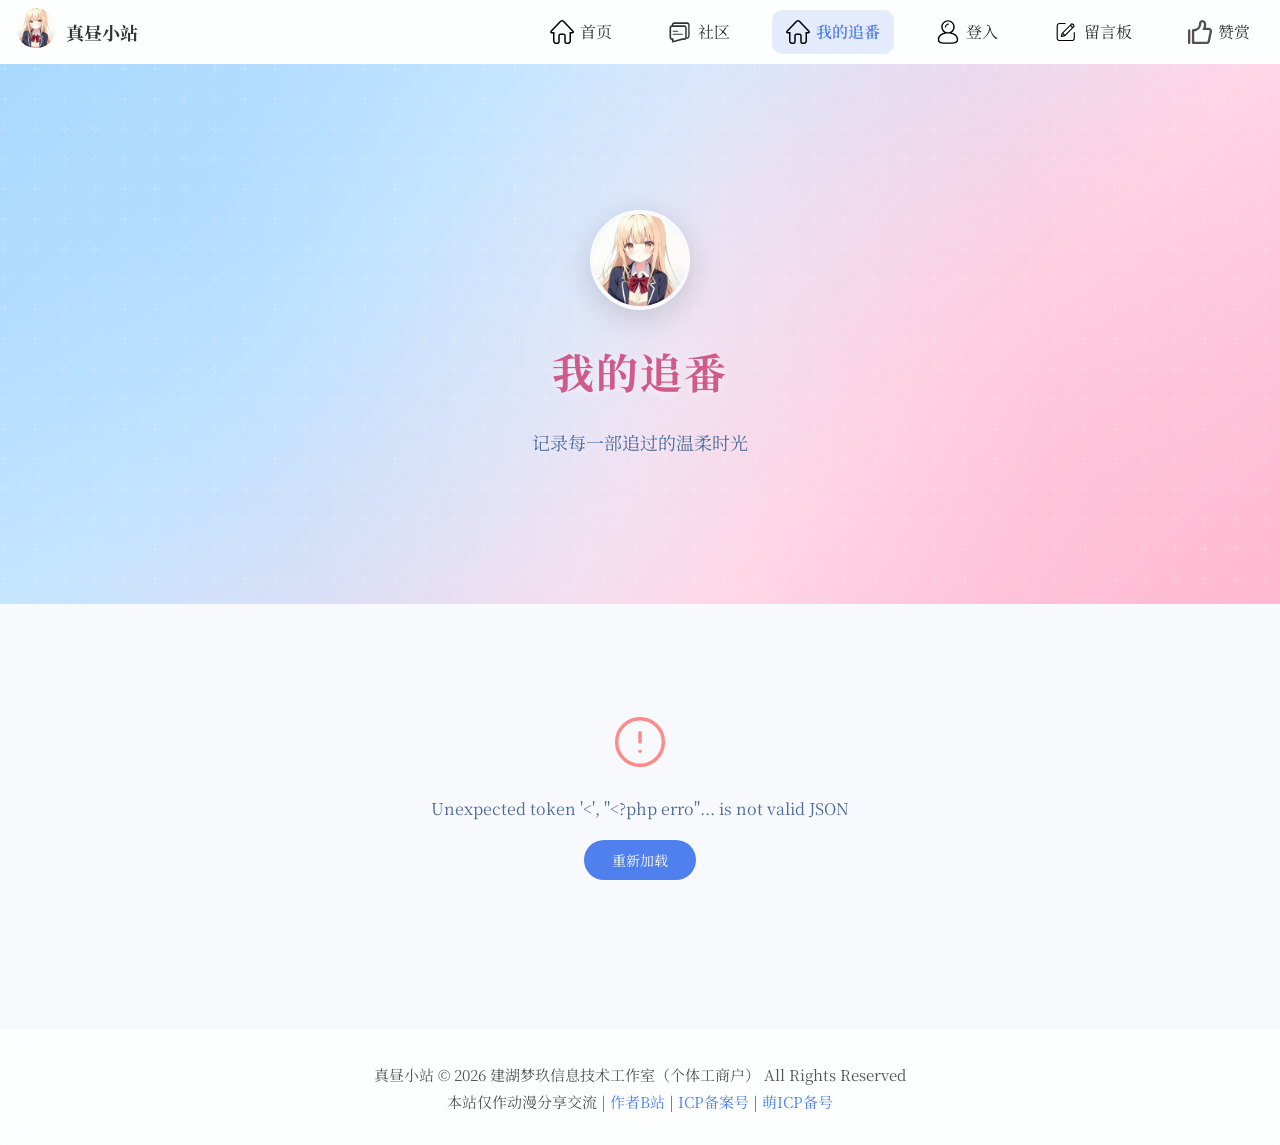
<file: bangumi.html>
<!DOCTYPE html>
<html lang="zh-CN">
<head>
    <meta charset="UTF-8">
    <meta name="viewport" content="width=device-width, initial-scale=1.0">
    <title>我的追番 - 真昼小站</title>
    <link rel="icon" href="img/favicon.png" type="image/jpeg">
    <link rel="shortcut icon" href="img/favicon.png" type="image/jpeg">
    <link rel="preconnect" href="https://fonts.googleapis.com">
    <link rel="preconnect" href="https://fonts.gstatic.com" crossorigin>
    <link href="https://fonts.googleapis.com/css2?family=Noto+Serif+SC:wght@400;600;700&display=swap" rel="stylesheet">
    <link rel="stylesheet" href="./css/style.css">
    <style>
        :root{
            --main-color: #5080ee;
            --pink: #d05a8a;
            --blue: #4a6a9a;
            --gold: #f5a623;
        }
        html {
            scroll-behavior: smooth;
            scroll-padding-top: 64px;
        }
        body {
            margin: 0;
            padding-top: 64px;
            font-family: "Noto Serif SC", "PingFang SC", system-ui, -apple-system, "Microsoft YaHei", sans-serif;
            background: #f7f9fc;
        }
        /* 导航栏 */
        .navbar{
            background: rgba(255,255,255,0.72);
            -webkit-backdrop-filter: blur(12px);
            backdrop-filter: blur(12px);
            display:flex;
            align-items:center;
            justify-content:space-between;
            padding:0 16px;
            height:64px;
            position:fixed;
            top:0;
            left:0;
            right:0;
            width:100%;
            z-index:999;
            box-sizing: border-box;
        }
        .navbar-left-wrap{
            display:flex;
            align-items:center;
            gap:10px;
        }
        .logo img{
            width:40px;
            height:40px;
            border-radius:50%;
            object-fit:cover;
        }
        .site-name{
            font-size:18px;
            font-weight:bold;
            color:#333;
        }
        .hamburger{
            cursor:pointer;
            display:none;
            align-items:center;
            justify-content:center;
            padding:6px 10px;
            border-radius:8px;
            transition: background 0.2s, all 0.25s ease;
        }
        .hamburger:hover{
            background: rgba(80,128,238,0.12);
        }
        .hamburger:active{
            transform: scale(0.95);
        }
        .hamburger img{
            display:block;
            width:24px;
            height:24px;
        }
        .menu{
            display:flex;
            align-items:center;
            gap:28px;
            position:relative;
        }
        .menu a{
            display:inline-flex;
            align-items:center;
            gap:6px;
            text-decoration:none;
            color:#333;
            padding:8px 14px;
            border-radius:10px;
            transition: all 0.25s ease;
            white-space:nowrap;
        }
        .menu a:hover{
            background-color: rgba(80, 128, 238, 0.12);
            color: var(--main-color);
            transform: translateY(-2px);
        }
        .menu a.active{
            background-color: rgba(80, 128, 238, 0.15);
            color: var(--main-color);
            font-weight: 600;
        }
        /* Hero 区域 */
        .bangumi-hero {
            position: relative;
            min-height: calc(60vh);
            width: 100%;
            overflow: hidden;
            display: flex;
            align-items: center;
            justify-content: center;
        }
        .bangumi-bg {
            position: absolute;
            inset: 0;
            background: linear-gradient(135deg, #a8d8ff 0%, #c8e6ff 30%, #ffd8e8 70%, #ffb8d0 100%);
            z-index: 0;
        }
        .bangumi-bg::before {
            content: '';
            position: absolute;
            inset: 0;
            background-image:
                radial-gradient(circle at 15% 25%, rgba(168,216,255,0.5) 0%, transparent 45%),
                radial-gradient(circle at 85% 75%, rgba(255,184,208,0.5) 0%, transparent 45%),
                radial-gradient(circle at 50% 50%, rgba(255,255,255,0.3) 0%, transparent 60%);
        }
        .bangumi-bg::after {
            content: '';
            position: absolute;
            inset: 0;
            background-image: url("data:image/svg+xml,%3Csvg width='60' height='60' viewBox='0 0 60 60' xmlns='http://www.w3.org/2000/svg'%3E%3Cg fill='none' fill-rule='evenodd'%3E%3Cg fill='%23ffffff' fill-opacity='0.25'%3E%3Cpath d='M36 34v-4h-2v4h-4v2h4v4h2v-4h4v-2h-4zm0-30V0h-2v4h-4v2h4v4h2V6h4V4h-4zM6 34v-4H4v4H0v2h4v4h2v-4h4v-2H6zM6 4V0H4v4H0v2h4v4h2V6h4V4H6z'/%3E%3C/g%3E%3C/g%3E%3C/svg%3E");
            opacity: 0.4;
        }
        .bangumi-content {
            position: relative;
            z-index: 1;
            text-align: center;
            padding: 40px 20px;
            max-width: 600px;
            animation: heroFadeIn 1s ease-out forwards;
        }
        @keyframes heroFadeIn {
            from { opacity: 0; transform: translateY(30px); }
            to { opacity: 1; transform: translateY(0); }
        }
        .bangumi-avatar {
            width: 100px;
            height: 100px;
            margin: 0 auto 24px;
            border-radius: 50%;
            overflow: hidden;
            border: 4px solid rgba(255,255,255,0.8);
            box-shadow: 0 8px 32px rgba(0,0,0,0.15);
        }
        .bangumi-avatar img {
            width: 100%;
            height: 100%;
            object-fit: cover;
        }
        .bangumi-title {
            font-size: 42px;
            font-weight: 700;
            color: #d05a8a;
            margin: 0 0 16px;
            text-shadow: 0 2px 8px rgba(255,255,255,0.6);
            letter-spacing: 2px;
        }
        .bangumi-desc {
            font-size: 18px;
            color: #4a6a9a;
            margin: 0;
            line-height: 1.8;
            text-shadow: 0 1px 4px rgba(255,255,255,0.5);
        }
        /* 追番列表区 */
        .bangumi-wrap {
            max-width: 1200px;
            margin: 0 auto;
            padding: 50px 20px 30px;
        }
        .bangumi-stats {
            text-align: center;
            margin-bottom: 30px;
        }
        .bangumi-stats .stats-text {
            display: inline-block;
            padding: 10px 28px;
            background: rgba(255,255,255,0.85);
            -webkit-backdrop-filter: blur(12px);
            backdrop-filter: blur(12px);
            border-radius: 50px;
            color: #4a6a9a;
            font-size: 16px;
            font-weight: 600;
            box-shadow: 0 4px 16px rgba(80,128,238,0.12);
            border: 1px solid rgba(255,255,255,0.6);
        }
        .bangumi-stats .stats-num {
            color: var(--pink);
            font-size: 20px;
            font-weight: 700;
            margin: 0 4px;
        }
        .bangumi-grid {
            display: grid;
            grid-template-columns: repeat(auto-fill, minmax(220px, 1fr));
            gap: 24px;
        }
        .bangumi-card {
            background: rgba(255,255,255,0.85);
            -webkit-backdrop-filter: blur(12px);
            backdrop-filter: blur(12px);
            border-radius: 16px;
            overflow: hidden;
            cursor: pointer;
            text-decoration: none;
            color: inherit;
            display: flex;
            flex-direction: column;
            border: 1px solid rgba(255,255,255,0.6);
            box-shadow: 0 4px 16px rgba(180,140,220,0.1);
            transition: transform 0.35s ease, box-shadow 0.35s ease;
        }
        .bangumi-card:hover {
            transform: translateY(-8px);
            box-shadow: 0 16px 36px rgba(180,140,220,0.28);
        }
        .card-cover {
            position: relative;
            width: 100%;
            aspect-ratio: 3 / 4;
            overflow: hidden;
            background: linear-gradient(135deg, #e8eef8, #f8e8f0);
        }
        .card-cover img {
            width: 100%;
            height: 100%;
            object-fit: cover;
            display: block;
            transition: transform 0.5s ease;
        }
        .bangumi-card:hover .card-cover img {
            transform: scale(1.06);
        }
        .card-cover .cover-fallback {
            position: absolute;
            inset: 0;
            display: flex;
            align-items: center;
            justify-content: center;
            color: #b0a8c0;
            font-size: 14px;
            background: linear-gradient(135deg, #e8eef8, #f8e8f0);
        }
        .card-body {
            padding: 14px 14px 16px;
            display: flex;
            flex-direction: column;
            flex: 1;
        }
        .card-title {
            font-size: 15px;
            font-weight: 600;
            color: #333;
            line-height: 1.5;
            margin: 0 0 10px;
            display: -webkit-box;
            -webkit-line-clamp: 2;
            -webkit-box-orient: vertical;
            overflow: hidden;
            text-overflow: ellipsis;
            min-height: 45px;
        }
        .card-score {
            display: flex;
            align-items: center;
            gap: 6px;
            margin-bottom: 10px;
        }
        .star-icon {
            width: 16px;
            height: 16px;
            color: var(--gold);
            flex-shrink: 0;
        }
        .score-num {
            color: var(--gold);
            font-weight: 700;
            font-size: 14px;
        }
        .score-text {
            color: #999;
            font-size: 12px;
        }
        .card-progress {
            margin-bottom: 8px;
        }
        .progress-bar {
            width: 100%;
            height: 8px;
            background: rgba(208, 90, 138, 0.12);
            border-radius: 99px;
            overflow: hidden;
        }
        .progress-fill {
            height: 100%;
            width: 0;
            background: linear-gradient(90deg, #a8d8ff, #ffb8d0);
            border-radius: 99px;
            transition: width 1s cubic-bezier(0.25, 0.8, 0.25, 1);
        }
        .progress-text {
            display: flex;
            justify-content: space-between;
            align-items: center;
            margin-top: 6px;
            font-size: 12px;
            color: #777;
        }
        .progress-count {
            color: var(--blue);
            font-weight: 600;
        }
        .progress-percent {
            color: #999;
        }
        .card-tags {
            display: flex;
            flex-wrap: wrap;
            gap: 6px;
            margin-top: auto;
            padding-top: 8px;
        }
        .card-tag {
            display: inline-block;
            padding: 3px 10px;
            font-size: 11px;
            color: #4a6a9a;
            background: rgba(168,216,255,0.25);
            border-radius: 99px;
            white-space: nowrap;
        }
        .card-tag.tag-area {
            color: var(--pink);
            background: rgba(255,184,208,0.25);
        }
        /* 状态提示 */
        .status-box {
            text-align: center;
            padding: 60px 20px;
            color: #4a6a9a;
            font-size: 16px;
        }
        .status-box .status-icon {
            margin-bottom: 16px;
        }
        .status-box .status-icon svg {
            width: 56px;
            height: 56px;
            color: #b8c8e0;
        }
        .loading-dots {
            display: inline-flex;
            gap: 6px;
            margin-top: 12px;
        }
        .loading-dots span {
            width: 8px;
            height: 8px;
            border-radius: 50%;
            background: var(--pink);
            animation: dotBounce 1.2s infinite ease-in-out;
        }
        .loading-dots span:nth-child(2) { animation-delay: 0.2s; }
        .loading-dots span:nth-child(3) { animation-delay: 0.4s; }
        @keyframes dotBounce {
            0%, 80%, 100% { transform: scale(0.6); opacity: 0.5; }
            40% { transform: scale(1); opacity: 1; }
        }
        .error-box .status-icon svg { color: #ff8a8a; }
        .retry-btn {
            margin-top: 16px;
            padding: 10px 28px;
            background: var(--main-color);
            color: #fff;
            border: none;
            border-radius: 50px;
            font-size: 14px;
            cursor: pointer;
            font-family: inherit;
            transition: all 0.25s ease;
        }
        .retry-btn:hover {
            transform: translateY(-2px);
            box-shadow: 0 6px 18px rgba(80,128,238,0.3);
        }
        /* 页脚 */
        footer{
            margin-top: 60px;
            padding: 30px 16px;
            background: rgba(255,255,255,0.72);
            -webkit-backdrop-filter: blur(12px);
            backdrop-filter: blur(12px);
            text-align: center;
            border-top: 1px solid rgba(255,255,255,0.72);
        }
        .footer-text{
            color:#555;
            font-size: 15px;
            line-height: 1.8;
        }
        .footer-text a{
            color: var(--main-color);
            text-decoration: none;
        }
        .footer-text a:hover{
            text-decoration: underline;
        }
        /* 响应式 */
        @media (max-width:768px){
            body {
                padding-top: 64px;
            }
            .hamburger{
                display:flex;
            }
            .menu{
                position:fixed;
                top:64px;
                left:0;
                right:0;
                background:rgba(255,255,255,0.96);
                -webkit-backdrop-filter:blur(10px);
                backdrop-filter:blur(10px);
                flex-direction:column;
                padding:20px 0;
                gap:16px;
                display:none;
                box-shadow: 0 4px 12px rgba(0,0,0,0.1);
                max-height: calc(100vh - 64px);
                overflow-y: auto;
            }
            .menu.show{
                display:flex;
            }
            .menu a{
                justify-content:center;
                width:100%;
            }
            .bangumi-grid{
                grid-template-columns: repeat(auto-fill, minmax(160px, 1fr));
                gap: 16px;
            }
            .bangumi-title{
                font-size: 32px;
                letter-spacing: 1px;
            }
            .bangumi-desc{
                font-size: 16px;
            }
            .bangumi-avatar{
                width: 80px;
                height: 80px;
            }
            .bangumi-wrap{
                padding: 30px 16px 20px;
            }
            .card-title{
                font-size: 14px;
                min-height: 42px;
            }
        }
        @media (max-width:480px){
            .bangumi-grid{
                grid-template-columns: repeat(auto-fill, minmax(140px, 1fr));
                gap: 12px;
            }
            .bangumi-title{
                font-size: 26px;
            }
            .bangumi-desc{
                font-size: 14px;
            }
            .card-body{
                padding: 10px 10px 12px;
            }
            .card-title{
                font-size: 13px;
                min-height: 38px;
            }
            .bangumi-stats .stats-text{
                font-size: 14px;
                padding: 8px 20px;
            }
        }
    </style>
</head>
<body>
    <div class="navbar">
        <div class="navbar-left-wrap">
            <div class="logo"><img src="img/5.jpg" alt="真昼头像"></div>
            <div class="site-name">真昼小站</div>
        </div>
        <div class="hamburger" id="menuBtn"><img src="./icon/菜单栏.svg" width="24" height="24" alt="菜单"></div>
        <div class="menu" id="navMenu">
            <a href="index2.html"><img src="./icon/首页.svg" width="24" height="24" alt="首页"><span>首页</span></a>
            <a href="community.html"><img src="./icon/社区.svg" width="24" height="24" alt="社区"><span>社区</span></a>
            <a href="bangumi.html" class="active"><img src="./icon/首页.svg" width="24" height="24" alt="追番"><span>我的追番</span></a>
            <a href="Login.html"><img src="./icon/登入.svg" width="24" height="24" alt="登入"><span>登入</span></a>
            <a href="index2.html#messageBlock"><img src="./icon/留言板.svg" width="24" height="24" alt="留言板"><span>留言板</span></a>
            <a href="zanshang.html"><img src="./icon/赞赏.svg" width="24" height="24" alt="赞赏"><span>赞赏</span></a>
        </div>
    </div>

    <div class="bangumi-hero">
        <div class="bangumi-bg"></div>
        <div class="bangumi-content">
            <div class="bangumi-avatar">
                <img src="img/5.jpg" alt="真昼头像">
            </div>
            <h1 class="bangumi-title">我的追番</h1>
            <p class="bangumi-desc">记录每一部追过的温柔时光</p>
        </div>
    </div>

    <div class="bangumi-wrap">
        <div class="bangumi-stats" id="bangumiStats" style="display:none;">
            <span class="stats-text">共<span class="stats-num" id="statsNum">0</span>部追番</span>
        </div>
        <div id="statusBox" class="status-box">
            <div class="status-icon">
                <svg viewBox="0 0 24 24" fill="none" stroke="currentColor" stroke-width="1.5" stroke-linecap="round" stroke-linejoin="round"><path d="M21 12a9 9 0 1 1-6.219-8.56"></path></svg>
            </div>
            <div>正在加载追番列表</div>
            <div class="loading-dots"><span></span><span></span><span></span></div>
        </div>
        <div class="bangumi-grid" id="bangumiGrid" style="display:none;"></div>
    </div>

    <footer>
        <div class="footer-text">
            <p class="copyright">真昼小站 © 2026 建湖梦玖信息技术工作室（个体工商户） All Rights Reserved</p>
            <p class="footer-link-group">
                本站仅作动漫分享交流 <span>|</span>
                <a href="#" target="_blank" rel="noopener noreferrer">作者B站</a> <span>|</span>
                <!-- 如已为站点完成 ICP 备案，请在此处替换为你的备案号 -->
                <a href="https://beian.miit.gov.cn/" target="_blank" rel="noopener noreferrer">ICP备案号</a> <span>|</span>
                <a href="https://icp.gov.moe/" target="_blank" rel="noopener noreferrer">萌ICP备号</a>
            </p>
        </div>
    </footer>

    <script>
        (function(){
            var menuBtn = document.getElementById('menuBtn');
            var navMenu = document.getElementById('navMenu');
            menuBtn.addEventListener('click', function(){
                navMenu.classList.toggle('show');
            });

            var statusBox = document.getElementById('statusBox');
            var grid = document.getElementById('bangumiGrid');
            var statsBox = document.getElementById('bangumiStats');
            var statsNum = document.getElementById('statsNum');

            function escapeHtml(str){
                if(str === null || str === undefined) return '';
                return String(str)
                    .replace(/&/g,'&amp;')
                    .replace(/</g,'&lt;')
                    .replace(/>/g,'&gt;')
                    .replace(/"/g,'&quot;')
                    .replace(/'/g,'&#039;');
            }

            function showLoading(){
                statusBox.style.display = 'block';
                statusBox.className = 'status-box';
                statusBox.innerHTML =
                    '<div class="status-icon">' +
                        '<svg viewBox="0 0 24 24" fill="none" stroke="currentColor" stroke-width="1.5" stroke-linecap="round" stroke-linejoin="round"><path d="M21 12a9 9 0 1 1-6.219-8.56"></path></svg>' +
                    '</div>' +
                    '<div>正在加载追番列表</div>' +
                    '<div class="loading-dots"><span></span><span></span><span></span></div>';
                grid.style.display = 'none';
                statsBox.style.display = 'none';
            }

            function showEmpty(){
                statusBox.style.display = 'block';
                statusBox.className = 'status-box';
                statusBox.innerHTML =
                    '<div class="status-icon">' +
                        '<svg viewBox="0 0 24 24" fill="none" stroke="currentColor" stroke-width="1.5" stroke-linecap="round" stroke-linejoin="round"><path d="M2 3h6a4 4 0 0 1 4 4v14a3 3 0 0 0-3-3H2z"></path><path d="M22 3h-6a4 4 0 0 0-4 4v14a3 3 0 0 1 3-3h7z"></path></svg>' +
                    '</div>' +
                    '<div>还没有添加追番，敬请期待</div>';
                grid.style.display = 'none';
                statsBox.style.display = 'none';
            }

            function showError(msg){
                statusBox.style.display = 'block';
                statusBox.className = 'status-box error-box';
                statusBox.innerHTML =
                    '<div class="status-icon">' +
                        '<svg viewBox="0 0 24 24" fill="none" stroke="currentColor" stroke-width="1.5" stroke-linecap="round" stroke-linejoin="round"><circle cx="12" cy="12" r="10"></circle><line x1="12" y1="8" x2="12" y2="12"></line><line x1="12" y1="16" x2="12.01" y2="16"></line></svg>' +
                    '</div>' +
                    '<div>' + escapeHtml(msg || '加载失败，请稍后重试') + '</div>' +
                    '<button class="retry-btn" id="retryBtn">重新加载</button>';
                grid.style.display = 'none';
                statsBox.style.display = 'none';
                var retryBtn = document.getElementById('retryBtn');
                if(retryBtn){
                    retryBtn.addEventListener('click', loadList);
                }
            }

            function buildStars(score){
                var filled = 0;
                if(score >= 9) filled = 5;
                else if(score >= 7) filled = 4;
                else if(score >= 5) filled = 3;
                else if(score >= 3) filled = 2;
                else if(score > 0) filled = 1;
                var html = '';
                for(var i = 0; i < 5; i++){
                    if(i < filled){
                        html += '<svg class="star-icon" viewBox="0 0 24 24" fill="currentColor" stroke="currentColor" stroke-width="1" stroke-linejoin="round"><polygon points="12 2 15.09 8.26 22 9.27 17 14.14 18.18 21.02 12 17.77 5.82 21.02 7 14.14 2 9.27 8.91 8.26 12 2"></polygon></svg>';
                    }else{
                        html += '<svg class="star-icon" viewBox="0 0 24 24" fill="none" stroke="currentColor" stroke-width="1.5" stroke-linejoin="round"><polygon points="12 2 15.09 8.26 22 9.27 17 14.14 18.18 21.02 12 17.77 5.82 21.02 7 14.14 2 9.27 8.91 8.26 12 2"></polygon></svg>';
                    }
                }
                return html;
            }

            function renderList(list, total){
                if(!list || list.length === 0){
                    showEmpty();
                    return;
                }
                statusBox.style.display = 'none';
                grid.style.display = 'grid';
                statsBox.style.display = 'block';
                statsNum.textContent = (total !== undefined && total !== null) ? total : list.length;

                var html = '';
                for(var i = 0; i < list.length; i++){
                    var item = list[i];
                    var title = escapeHtml(item.title || '未知番剧');
                    var cover = escapeHtml(item.cover || '');
                    var score = parseFloat(item.score) || 0;
                    var totalCount = parseInt(item.total_count) || 0;
                    var followCount = parseInt(item.follow_count) || 0;
                    var progress = parseInt(item.progress) || 0;
                    if(totalCount > 0){
                        progress = Math.min(100, Math.max(0, Math.round(followCount / totalCount * 100)));
                    }
                    var area = escapeHtml(item.area || '');
                    var typeName = escapeHtml(item.season_type_name || '');
                    var url = escapeHtml(item.url || '');
                    var scoreDisplay = score > 0 ? score.toFixed(1) : '暂无';

                    var tagHtml = '';
                    if(typeName){
                        tagHtml += '<span class="card-tag">' + typeName + '</span>';
                    }
                    if(area){
                        tagHtml += '<span class="card-tag tag-area">' + area + '</span>';
                    }

                    var countText = totalCount > 0 ? (followCount + '/' + totalCount + '话') : (followCount + '话');

                    html +=
                        '<a class="bangumi-card"' + (url ? ' href="' + url + '" target="_blank" rel="noopener noreferrer"' : '') + '>' +
                            '<div class="card-cover">' +
                                (cover ? '<img src="' + cover + '" alt="' + title + '" loading="lazy" onerror="this.style.display=\'none\';this.nextElementSibling.style.display=\'flex\';">' : '') +
                                '<div class="cover-fallback"' + (cover ? ' style="display:none;"' : '') + '>暂无封面</div>' +
                            '</div>' +
                            '<div class="card-body">' +
                                '<h3 class="card-title">' + title + '</h3>' +
                                '<div class="card-score">' +
                                    buildStars(score) +
                                    '<span class="score-num">' + scoreDisplay + '</span>' +
                                '</div>' +
                                '<div class="card-progress">' +
                                    '<div class="progress-bar">' +
                                        '<div class="progress-fill" data-progress="' + progress + '"></div>' +
                                    '</div>' +
                                    '<div class="progress-text">' +
                                        '<span class="progress-count">' + countText + '</span>' +
                                        '<span class="progress-percent">' + progress + '%</span>' +
                                    '</div>' +
                                '</div>' +
                                (tagHtml ? '<div class="card-tags">' + tagHtml + '</div>' : '') +
                            '</div>' +
                        '</a>';
                }
                grid.innerHTML = html;

                // 进度条动画
                var fills = grid.querySelectorAll('.progress-fill');
                setTimeout(function(){
                    for(var j = 0; j < fills.length; j++){
                        fills[j].style.width = fills[j].getAttribute('data-progress') + '%';
                    }
                }, 80);
            }

            function loadList(){
                showLoading();
                fetch('bangumi_api.php?action=list', { credentials: 'same-origin' })
                    .then(function(res){
                        if(!res.ok){
                            throw new Error('网络异常 (HTTP ' + res.status + ')');
                        }
                        return res.json();
                    })
                    .then(function(json){
                        if(json && json.code === 0 && json.data){
                            renderList(json.data.list, json.data.total);
                        }else{
                            showError(json && json.msg ? json.msg : '数据格式异常');
                        }
                    })
                    .catch(function(err){
                        showError(err && err.message ? err.message : '网络请求失败，请检查连接');
                    });
            }

            loadList();
        })();
    </script>
</body>
</html>
</file>
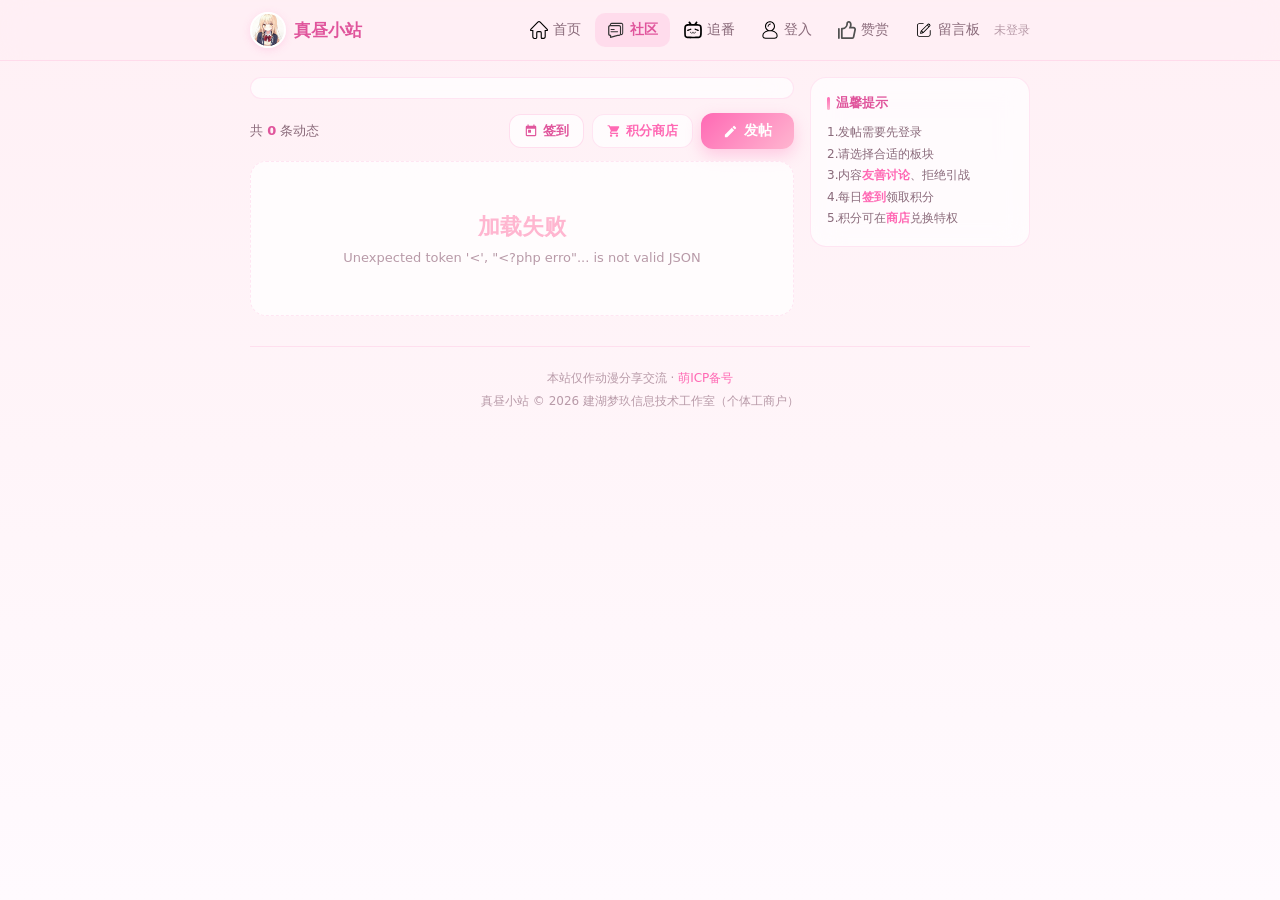
<file: community.html>
<!DOCTYPE html>
<html lang="zh-CN">
<head>
    <meta charset="UTF-8">
    <meta name="viewport" content="width=device-width, initial-scale=1.0, maximum-scale=1.0, user-scalable=no">
    <title>社区 - 真昼小站</title>
    <link rel="icon" href="img/favicon.png" type="image/jpeg">
    <link rel="shortcut icon" href="img/favicon.png" type="image/jpeg">
    <style>
        * { margin: 0; padding: 0; box-sizing: border-box; }
        html { scroll-behavior: smooth; }
        body {
            font-family: system-ui, -apple-system, "PingFang SC", "Microsoft YaHei", sans-serif;
            background: linear-gradient(180deg, #fff0f5 0%, #fff5f9 50%, #fffafe 100%);
            color: #4a3340;
            min-height: 100vh;
            overflow-x: hidden;
            -webkit-tap-highlight-color: transparent;
        }
        :root {
            --pink: #ff69b4;
            --pink-light: #ffb6d0;
            --pink-deep: #e0559c;
            --pink-bg: #fff0f5;
            --ink: #4a3340;
            --ink-2: #8a6a7a;
            --ink-3: #b89aa8;
            --line: rgba(255, 105, 180, 0.15);
            --glass: rgba(255, 255, 255, 0.72);
        }
        a { color: inherit; text-decoration: none; }
        button { font-family: inherit; cursor: pointer; border: none; background: transparent; }

        /* ========== 顶部导航 ========== */
        .navbar {
            position: sticky; top: 0; z-index: 50;
            backdrop-filter: saturate(180%) blur(20px);
            -webkit-backdrop-filter: saturate(180%) blur(20px);
            background: rgba(255, 240, 245, 0.82);
            border-bottom: 1px solid var(--line);
        }
        .navbar-inner {
            max-width: 820px; margin: 0 auto; padding: 0 20px;
            height: 56px; display: flex; align-items: center; justify-content: space-between; gap: 10px;
        }
        .brand { display: inline-flex; align-items: center; gap: 8px; }
        .brand img { width: 32px; height: 32px; border-radius: 50%; object-fit: cover; border: 2px solid #fff; box-shadow: 0 2px 8px rgba(255,105,180,0.2); }
        .brand-name { font-weight: 700; font-size: 16px; color: var(--pink-deep); }
        .nav-links { display: flex; align-items: center; gap: 2px; }
        .nav-links a { display: inline-flex; align-items: center; gap: 5px; padding: 6px 10px; border-radius: 10px; color: var(--ink-2); font-size: 13px; transition: all 0.2s ease; }
        .nav-links a:hover { background: rgba(255, 105, 180, 0.1); color: var(--pink); }
        .nav-links a img { width: 16px; height: 16px; }
        .nav-links a.active { background: rgba(255, 105, 180, 0.14); color: var(--pink-deep); font-weight: 600; }
        .login-box { display: inline-flex; align-items: center; gap: 6px; font-size: 12px; color: var(--ink-2); }
        .login-box img { width: 26px; height: 26px; border-radius: 50%; object-fit: cover; border: 2px solid #fff; box-shadow: 0 2px 6px rgba(255,105,180,0.15); }
        .login-box .nick { font-weight: 600; color: var(--ink); max-width: 80px; overflow: hidden; text-overflow: ellipsis; white-space: nowrap; }
        .logout-btn { font-size: 11px; color: #e74c3c; cursor: pointer; padding: 2px 6px; border-radius: 6px; }
        .hamburger { display: none; width: 34px; height: 34px; border-radius: 10px; align-items: center; justify-content: center; background: rgba(255, 105, 180, 0.1); }
        @media (max-width: 600px) {
            .hamburger { display: inline-flex; }
            .nav-links {
                position: fixed;
                top: 56px; left: 0; right: 0;
                flex-direction: column;
                align-items: stretch;
                padding: 12px 14px 16px;
                gap: 2px;
                background: rgba(255, 245, 249, 0.98);
                backdrop-filter: blur(18px);
                border-bottom: 1px solid var(--line);
                box-shadow: 0 8px 24px rgba(255,105,180,0.1);
                display: none;
                z-index: 49;
                max-height: 80vh;
                overflow-y: auto;
            }
            .nav-links.show { display: flex; }
            .nav-links a { width: 100%; padding: 10px; border-radius: 12px; }
            .login-box { padding: 8px 10px; border-top: 1px solid var(--line); margin-top: 4px; flex-direction: row; }
            .login-box .nick { max-width: 60px; }
            .navbar-inner { height: 56px; padding: 0 12px; }
            .brand-name { font-size: 14px; max-width: 80px; overflow: hidden; text-overflow: ellipsis; white-space: nowrap; }
            .brand img { width: 28px; height: 28px; }
            .wrap { padding: 12px 12px 60px; }
        }

        /* ========== 容器 ========== */
        .wrap { max-width: 820px; margin: 0 auto; padding: 16px 20px 70px; }
        .layout { display: grid; grid-template-columns: 1fr; gap: 16px; }
        .layout > main { min-width: 0; }
        .layout > aside { min-width: 0; }
        @media (min-width: 768px) {
            .layout { grid-template-columns: 1fr 220px; align-items: start; }
            .layout .side-tip-card { position: sticky; top: 72px; }
        }
        .side-tip-card { border-radius: 16px; background: var(--glass); backdrop-filter: blur(14px) saturate(180%); -webkit-backdrop-filter: blur(14px) saturate(180%); border: 1px solid var(--line); padding: 16px; }
        .side-tip-card h3 { font-size: 13px; color: var(--pink-deep); font-weight: 700; margin-bottom: 10px; display: flex; align-items: center; gap: 6px; }
        .side-tip-card h3::before { content: ""; display: inline-block; width: 3px; height: 13px; border-radius: 3px; background: linear-gradient(180deg, var(--pink), var(--pink-light)); }
        .side-tip-card .tip-text { font-size: 12px; line-height: 1.8; color: var(--ink-2); }
        .side-tip-card .tip-text b { color: var(--pink); }
        @media (max-width: 767px) { .side-tip-card { display: none; } }

        /* ========== 板块 Tabs ========== */
        .board-tabs { display: flex; gap: 8px; padding: 10px; border-radius: 16px; background: var(--glass); backdrop-filter: blur(14px) saturate(180%); -webkit-backdrop-filter: blur(14px) saturate(180%); border: 1px solid var(--line); margin-bottom: 14px; overflow-x: auto; scrollbar-width: none; -webkit-overflow-scrolling: touch; }
        .board-tabs::-webkit-scrollbar { display: none; }
        .board-tab { display: inline-flex; align-items: center; gap: 5px; padding: 7px 14px; border-radius: 999px; font-size: 13px; color: var(--ink-2); transition: all 0.2s ease; cursor: pointer; border: 1px solid transparent; white-space: nowrap; flex-shrink: 0; }
        .board-tab.active { background: linear-gradient(135deg, var(--pink), var(--pink-light)); color: #fff; box-shadow: 0 4px 12px rgba(255,105,180,0.3); }
        .board-tab .count { font-size: 10px; padding: 1px 6px; border-radius: 999px; background: rgba(255,105,180,0.1); color: var(--pink-deep); }
        .board-tab.active .count { background: rgba(255,255,255,0.3); color: #fff; }

        /* ========== 工具栏 ========== */
        .toolbar { display: flex; justify-content: space-between; align-items: center; margin-bottom: 12px; gap: 10px; min-width: 0; max-width: 100%; }
        .tool-left { font-size: 13px; color: var(--ink-2); white-space: nowrap; flex-shrink: 0; }
        .tool-left b { color: var(--pink-deep); }
        .tool-right { display: flex; gap: 8px; align-items: center; flex-shrink: 0; min-width: 0; }
        .btn-tool {
            display: inline-flex; align-items: center; gap: 5px;
            padding: 7px 14px; border-radius: 12px; font-size: 13px; font-weight: 600;
            transition: all 0.2s ease; border: 1px solid var(--line);
            background: var(--glass); color: var(--ink-2);
            white-space: nowrap;
        }
        .btn-tool:active { transform: scale(0.96); }
        .btn-tool svg { width: 14px; height: 14px; fill: currentColor; flex-shrink: 0; }
        .btn-tool.btn-checkin { color: var(--pink-deep); border-color: rgba(255,105,180,0.2); }
        .btn-tool.btn-checkin.signed { opacity: 0.6; }
        .btn-tool.btn-shop { color: var(--pink); }
        .btn-text-full { display: inline; }
        .btn-text-short { display: none; }
        @media (max-width: 600px) {
            .toolbar { flex-wrap: wrap; gap: 8px; }
            .tool-left { font-size: 12px; width: 100%; }
            .tool-right { width: 100%; justify-content: flex-start; gap: 6px; overflow-x: auto; scrollbar-width: none; -webkit-overflow-scrolling: touch; }
            .tool-right::-webkit-scrollbar { display: none; }
            .btn-tool { padding: 6px 10px; font-size: 12px; gap: 3px; flex-shrink: 0; }
            .btn-tool svg { width: 13px; height: 13px; }
            .btn-text-full { display: none; }
            .btn-text-short { display: inline; }
            .btn-post { padding: 6px 12px; font-size: 12px; flex-shrink: 0; }
            .points-badge { padding: 3px 8px; font-size: 11px; flex-shrink: 0; }
        }
        .btn-post {
            display: inline-flex; align-items: center; gap: 6px;
            padding: 8px 18px; border-radius: 12px;
            background: linear-gradient(135deg, var(--pink) 0%, var(--pink-light) 100%);
            color: #fff; font-size: 13px; font-weight: 600;
            box-shadow: 0 6px 16px rgba(255,105,180,0.3); transition: all 0.2s ease;
        }
        .btn-post:active { transform: scale(0.96); }
        .btn-post svg { width: 15px; height: 15px; fill: currentColor; }
        .points-badge {
            display: inline-flex; align-items: center; gap: 4px;
            padding: 4px 10px; border-radius: 999px; font-size: 12px; font-weight: 700;
            background: rgba(255,105,180,0.1); color: var(--pink-deep);
        }

        /* ========== 帖子列表 ========== */
        .post-list { display: flex; flex-direction: column; gap: 12px; min-width: 0; }
        .post-empty { padding: 50px 20px; text-align: center; border-radius: 16px; background: var(--glass); border: 1px dashed var(--line); color: var(--ink-3); font-size: 13px; }
        .post-empty .big { display: block; font-size: 22px; margin-bottom: 8px; font-weight: 700; color: var(--pink-light); }
        .post-card { background: var(--glass); backdrop-filter: blur(16px) saturate(180%); -webkit-backdrop-filter: blur(16px) saturate(180%); border: 1px solid var(--line); border-radius: 16px; padding: 14px; transition: all 0.2s ease; }
        .post-card:hover { border-color: rgba(255,105,180,0.25); box-shadow: 0 8px 24px rgba(255,105,180,0.08); }
        .post-card:active { transform: scale(0.99); }
        @media (min-width: 768px) {
            .post-card { padding: 20px 22px; }
        }
        @media (min-width: 768px) {
            .post-avatar { width: 42px; height: 42px; }
            .post-author { font-size: 14px; }
            .post-title { font-size: 16px; }
            .post-content { font-size: 15px; line-height: 1.8; }
            .board-tab { padding: 8px 16px; font-size: 14px; }
            .btn-post { padding: 9px 22px; font-size: 14px; }
            .navbar-inner { height: 60px; }
            .brand img { width: 36px; height: 36px; }
            .brand-name { font-size: 17px; }
            .nav-links a { padding: 8px 12px; font-size: 14px; }
            .nav-links a img { width: 18px; height: 18px; }
        }
        @media (max-width: 600px) {
            .post-head { gap: 8px; margin-bottom: 6px; }
            .post-avatar { width: 34px; height: 34px; }
            .post-author { font-size: 12px; }
            .post-title { font-size: 14px; }
            .post-content { font-size: 13px; line-height: 1.65; overflow-wrap: break-word; word-break: break-word; }
            .post-foot { font-size: 10px; flex-wrap: wrap; gap: 4px; }
            .post-delete { padding: 3px 8px; font-size: 10px; }
            .board-tab { padding: 6px 12px; font-size: 12px; flex-shrink: 0; }
            .board-tab .count { font-size: 9px; padding: 1px 5px; }
            .board-tabs { -webkit-overflow-scrolling: touch; }
        }
        .post-head { display: flex; align-items: center; gap: 10px; margin-bottom: 8px; }
        .post-avatar { width: 38px; height: 38px; border-radius: 50%; object-fit: cover; border: 2px solid #fff; flex-shrink: 0; box-shadow: 0 2px 8px rgba(255,105,180,0.12); }
        .post-meta { flex: 1; min-width: 0; }
        .post-author { font-weight: 600; font-size: 13px; color: var(--ink); display: inline-flex; align-items: center; gap: 5px; margin-bottom: 2px; }
        .board-tag { padding: 1px 7px; font-size: 10px; border-radius: 999px; background: rgba(255,105,180,0.12); color: var(--pink-deep); font-weight: 500; }
        .post-time { font-size: 11px; color: var(--ink-3); }
        .post-title { font-size: 15px; font-weight: 600; color: var(--ink); margin-bottom: 5px; line-height: 1.45; }
        .post-content { font-size: 14px; color: #5a4a52; line-height: 1.7; white-space: pre-wrap; word-break: break-word; }
        .post-foot { margin-top: 10px; padding-top: 8px; border-top: 1px solid var(--line); display: flex; justify-content: space-between; align-items: center; font-size: 11px; color: var(--ink-3); flex-wrap: wrap; gap: 6px; }
        .post-foot a { color: var(--pink); font-weight: 600; word-break: break-all; }
        @media (max-width: 600px) {
            .post-foot { font-size: 10px; }
            .post-foot span { max-width: 60%; overflow: hidden; text-overflow: ellipsis; white-space: nowrap; }
        }
        .post-delete { padding: 4px 10px; border-radius: 8px; font-size: 11px; color: #e74c3c; background: rgba(231,76,60,0.08); border: 1px solid rgba(231,76,60,0.15); cursor: pointer; }
        .post-comment-count { color: var(--pink); font-weight: 500; }
        .post-card .post-content { display: -webkit-box; -webkit-line-clamp: 4; -webkit-box-orient: vertical; overflow: hidden; }
        .detail-post .post-content { display: block !important; -webkit-line-clamp: unset !important; overflow: visible !important; }

        /* ========== Modal 通用 ========== */
        .modal-mask { position: fixed; inset: 0; background: rgba(74, 51, 64, 0.2); backdrop-filter: blur(6px); -webkit-backdrop-filter: blur(6px); display: none; align-items: flex-end; justify-content: center; z-index: 1000; }
        .modal-mask.show { display: flex; }
        .modal { width: 100%; max-width: 600px; max-height: 88vh; overflow: hidden; background: rgba(255, 250, 252, 0.95); backdrop-filter: blur(24px) saturate(180%); -webkit-backdrop-filter: blur(24px) saturate(180%); border: 1px solid rgba(255,255,255,0.8); border-radius: 22px 22px 0 0; box-shadow: 0 -10px 40px rgba(255,105,180,0.15); animation: slideUp 0.3s cubic-bezier(0.34,1.56,0.64,1); display: flex; flex-direction: column; }
        @media (min-width: 601px) { .modal-mask { align-items: center; padding: 20px; } .modal { border-radius: 22px; } }
        @keyframes slideUp { from { opacity: 0; transform: translateY(40px); } to { opacity: 1; transform: translateY(0); } }
        .modal-head { padding: 14px 16px; display: flex; justify-content: space-between; align-items: center; border-bottom: 1px solid var(--line); }
        .modal-title { font-size: 15px; font-weight: 700; color: var(--pink-deep); }
        .modal-close { width: 30px; height: 30px; border-radius: 50%; background: rgba(255,105,180,0.1); color: var(--ink-2); font-size: 17px; display: inline-flex; align-items: center; justify-content: center; }
        .modal-body { padding: 14px 16px; overflow-y: auto; }
        .modal-foot { padding: 12px 16px; border-top: 1px solid var(--line); display: flex; justify-content: flex-end; gap: 8px; }
        @media (max-width: 600px) {
            .modal { max-height: 92vh; border-radius: 18px 18px 0 0; }
            .modal-head { padding: 12px 14px; }
            .modal-title { font-size: 14px; }
            .modal-body { padding: 12px 14px; }
            .modal-foot { padding: 10px 14px; }
        }
        .field { margin-bottom: 14px; }
        .field label { display: block; font-size: 13px; font-weight: 600; color: var(--ink); margin-bottom: 5px; }
        .field label .req { color: #e74c3c; }
        .select, .input, .textarea { width: 100%; padding: 10px 12px; border-radius: 12px; border: 1.5px solid var(--line); background: rgba(255,255,255,0.8); font-size: 14px; font-family: inherit; color: var(--ink); outline: none; transition: all 0.2s ease; -webkit-appearance: none; appearance: none; }
        .select:focus, .input:focus, .textarea:focus { border-color: var(--pink); box-shadow: 0 0 0 3px rgba(255,105,180,0.12); }
        .textarea { min-height: 100px; resize: vertical; line-height: 1.6; }
        @media (max-width: 600px) {
            .field { margin-bottom: 12px; }
            .field label { font-size: 12px; }
            .select, .input, .textarea { font-size: 16px; padding: 9px 11px; }
        }
        .row-qq { display: grid; grid-template-columns: 1fr auto; gap: 10px; align-items: center; }
        .qq-avatar-preview { width: 42px; height: 42px; border-radius: 50%; object-fit: cover; border: 2px solid #fff; box-shadow: 0 2px 8px rgba(255,105,180,0.15); background: #fff0f5; }
        .tag-grid { display: flex; flex-wrap: wrap; gap: 6px; padding: 8px; background: rgba(255,105,180,0.04); border-radius: 12px; }
        .tag-grid span { padding: 5px 12px; border-radius: 999px; font-size: 12px; cursor: pointer; transition: all 0.15s ease; background: rgba(255,255,255,0.6); color: var(--ink-2); border: 1px solid transparent; }
        .tag-grid span:active { background: rgba(255,105,180,0.15); }
        .tag-grid span.selected { background: rgba(255,105,180,0.18); border-color: var(--pink); color: var(--pink-deep); font-weight: 600; }
        .tag-selected { margin-top: 6px; font-size: 12px; color: var(--ink-2); }
        .tag-selected b { color: var(--pink-deep); }
        .btn { padding: 8px 18px; border-radius: 12px; font-size: 14px; font-weight: 600; display: inline-flex; align-items: center; gap: 5px; }
        .btn-cancel { background: rgba(180,154,168,0.12); color: var(--ink-2); }
        .btn-primary { background: linear-gradient(135deg, var(--pink), var(--pink-light)); color: #fff; box-shadow: 0 4px 12px rgba(255,105,180,0.25); }
        .btn-primary:disabled { opacity: 0.6; cursor: not-allowed; }

        /* ========== 签到弹窗 ========== */
        .checkin-info { text-align: center; margin-bottom: 16px; }
        .checkin-info .ci-points { font-size: 32px; font-weight: 800; color: var(--pink-deep); }
        .checkin-info .ci-label { font-size: 12px; color: var(--ink-2); margin-top: 2px; }
        .checkin-week { display: grid; grid-template-columns: repeat(7, 1fr); gap: 6px; margin-bottom: 16px; }
        .ci-day { text-align: center; padding: 8px 2px; border-radius: 10px; background: rgba(255,105,180,0.04); border: 1px solid var(--line); }
        .ci-day .ci-d-label { font-size: 11px; color: var(--ink-3); }
        .ci-day .ci-d-points { font-size: 13px; font-weight: 700; color: var(--pink-deep); margin-top: 2px; }
        .ci-day.signed { background: rgba(255,105,180,0.12); border-color: var(--pink-light); }
        .ci-day.today { border-color: var(--pink); border-width: 2px; }
        .ci-day.today.signed { background: linear-gradient(135deg, var(--pink), var(--pink-light)); }
        .ci-day.today.signed .ci-d-label, .ci-day.today.signed .ci-d-points { color: #fff; }
        .ci-stats { display: flex; justify-content: space-around; padding: 12px; border-radius: 12px; background: rgba(255,105,180,0.04); margin-bottom: 16px; }
        .ci-stat { text-align: center; }
        .ci-stat .ci-s-num { font-size: 20px; font-weight: 700; color: var(--pink-deep); }
        .ci-stat .ci-s-label { font-size: 11px; color: var(--ink-2); margin-top: 2px; }
        @media (max-width: 600px) {
            .checkin-info .ci-points { font-size: 26px; }
            .ci-day { padding: 6px 1px; }
            .ci-day .ci-d-label { font-size: 10px; }
            .ci-day .ci-d-points { font-size: 11px; }
            .ci-stats { padding: 10px; }
            .ci-stat .ci-s-num { font-size: 16px; }
            .ci-stat .ci-s-label { font-size: 10px; }
        }

        /* ========== 积分商店弹窗 ========== */
        .shop-balance { display: flex; justify-content: space-between; align-items: center; padding: 12px 16px; border-radius: 12px; background: linear-gradient(135deg, rgba(255,105,180,0.08), rgba(255,182,208,0.08)); border: 1px solid var(--line); margin-bottom: 14px; }
        .shop-balance .sb-label { font-size: 13px; color: var(--ink-2); }
        .shop-balance .sb-points { font-size: 24px; font-weight: 800; color: var(--pink-deep); }
        .shop-tabs { display: flex; gap: 6px; margin-bottom: 12px; }
        .shop-tab { padding: 6px 14px; border-radius: 999px; font-size: 12px; color: var(--ink-2); cursor: pointer; transition: all 0.2s ease; border: 1px solid var(--line); background: var(--glass); }
        .shop-tab.active { background: var(--pink); color: #fff; border-color: var(--pink); }
        .shop-item { display: flex; justify-content: space-between; align-items: center; padding: 14px; border-radius: 12px; background: var(--glass); border: 1px solid var(--line); margin-bottom: 8px; transition: all 0.2s ease; gap: 10px; }
        .shop-item:hover { border-color: rgba(255,105,180,0.2); }
        .shop-item-info { flex: 1; min-width: 0; }
        .shop-item-name { font-size: 14px; font-weight: 600; color: var(--ink); }
        .shop-item-desc { font-size: 12px; color: var(--ink-2); margin-top: 3px; line-height: 1.5; }
        .shop-item-price { display: inline-flex; align-items: center; gap: 3px; padding: 6px 14px; border-radius: 10px; font-size: 13px; font-weight: 700; color: var(--pink-deep); background: rgba(255,105,180,0.1); cursor: pointer; transition: all 0.2s ease; flex-shrink: 0; margin-left: 10px; }
        .shop-item-price:hover { background: var(--pink); color: #fff; }
        .shop-item-price:disabled { opacity: 0.5; cursor: not-allowed; }
        .shop-records { margin-top: 16px; }
        .shop-records h4 { font-size: 13px; color: var(--pink-deep); margin-bottom: 8px; font-weight: 700; }
        .shop-record { display: flex; justify-content: space-between; align-items: center; padding: 8px 12px; border-radius: 8px; background: rgba(255,105,180,0.03); margin-bottom: 4px; font-size: 12px; flex-wrap: wrap; gap: 4px; }
        .shop-record .sr-name { color: var(--ink); font-weight: 500; flex: 1; min-width: 0; }
        .shop-record .sr-cost { color: var(--pink-deep); font-weight: 600; }
        .shop-record .sr-time { color: var(--ink-3); font-size: 10px; }
        @media (max-width: 600px) {
            .shop-balance { padding: 10px 12px; }
            .shop-balance .sb-points { font-size: 20px; }
            .shop-item { padding: 10px 12px; gap: 8px; }
            .shop-item-name { font-size: 13px; }
            .shop-item-desc { font-size: 11px; }
            .shop-item-price { padding: 5px 10px; font-size: 12px; margin-left: 6px; }
            .shop-record { font-size: 11px; padding: 6px 10px; }
            .shop-record .sr-time { width: 100%; text-align: right; }
        }

        /* ========== 头像框 ========== */
        .avatar-wrap { position: relative; display: inline-block; flex-shrink: 0; }
        .avatar-wrap img { display: block; }
        .frame-section { margin-top: 16px; padding-top: 14px; border-top: 1px solid var(--line); }
        .frame-section-title { font-size: 13px; font-weight: 700; color: var(--pink-deep); margin-bottom: 10px; display: flex; align-items: center; gap: 6px; }
        .frame-section-title::before { content: ""; width: 3px; height: 13px; border-radius: 3px; background: linear-gradient(180deg, var(--pink), var(--pink-light)); }
        .frame-grid { display: grid; grid-template-columns: repeat(auto-fill, minmax(90px, 1fr)); gap: 10px; }
        .frame-card { display: flex; flex-direction: column; align-items: center; gap: 6px; padding: 12px 8px; border-radius: 14px; background: rgba(255,255,255,0.5); border: 1.5px solid var(--line); cursor: pointer; transition: all 0.2s; position: relative; }
        .frame-card:hover { border-color: var(--pink); background: rgba(255,105,180,0.04); }
        .frame-card.owned { border-color: var(--pink-light); }
        .frame-card.equipped { border-color: var(--pink); background: rgba(255,105,180,0.08); box-shadow: 0 0 12px rgba(255,105,180,0.15); }
        .frame-preview { width: 44px; height: 44px; border-radius: 50%; background: #eee; object-fit: cover; }
        .frame-name { font-size: 11px; color: var(--ink-2); text-align: center; }
        .frame-price { font-size: 10px; color: var(--pink); font-weight: 600; }
        .frame-badge { position: absolute; top: 4px; right: 4px; font-size: 9px; padding: 1px 5px; border-radius: 6px; background: var(--pink); color: #fff; }
        .frame-badge.equipped { background: var(--pink-deep); }

        /* ========== 帖子详情弹窗 ========== */
        .detail-modal .modal { max-width: 640px; background: rgba(255, 248, 251, 0.82); backdrop-filter: blur(28px) saturate(200%); -webkit-backdrop-filter: blur(28px) saturate(200%); box-shadow: 0 -12px 48px rgba(255,105,180,0.18), inset 0 1px 0 rgba(255,255,255,0.6); }
        .detail-modal .modal-head { background: rgba(255,105,180,0.04); }
        .detail-post { padding: 14px; border-radius: 16px; margin-bottom: 14px; background: rgba(255,255,255,0.45); backdrop-filter: blur(12px); -webkit-backdrop-filter: blur(12px); border: 1px solid rgba(255,255,255,0.5); box-shadow: 0 4px 16px rgba(255,105,180,0.06); }
        .detail-post .post-head { margin-bottom: 10px; }
        .detail-post .post-title { font-size: 17px; margin-bottom: 8px; }
        .detail-post .post-content { font-size: 14px; line-height: 1.8; }
        .comment-count { font-size: 13px; font-weight: 700; color: var(--pink-deep); margin-bottom: 10px; display: flex; align-items: center; gap: 6px; }
        .comment-count::before { content: ""; width: 3px; height: 13px; border-radius: 3px; background: linear-gradient(180deg, var(--pink), var(--pink-light)); }
        .comment-list { display: flex; flex-direction: column; gap: 10px; }
        .comment-item { display: flex; gap: 8px; padding: 10px 12px; border-radius: 14px; background: rgba(255,255,255,0.4); backdrop-filter: blur(10px); -webkit-backdrop-filter: blur(10px); border: 1px solid rgba(255,255,255,0.45); box-shadow: 0 2px 10px rgba(255,105,180,0.04); transition: all 0.2s ease; }
        .comment-item:hover { background: rgba(255,255,255,0.55); border-color: rgba(255,105,180,0.15); }
        .comment-avatar { width: 32px; height: 32px; border-radius: 50%; object-fit: cover; border: 2px solid #fff; flex-shrink: 0; box-shadow: 0 2px 8px rgba(255,105,180,0.12); }
        .comment-body { flex: 1; min-width: 0; }
        .comment-head { display: flex; align-items: center; gap: 6px; margin-bottom: 3px; }
        .comment-author { font-size: 12px; font-weight: 600; color: var(--ink); }
        .comment-time { font-size: 10px; color: var(--ink-3); }
        .comment-text { font-size: 13px; color: #5a4a52; line-height: 1.6; white-space: pre-wrap; word-break: break-word; }
        .comment-empty { text-align: center; padding: 24px 10px; color: var(--ink-3); font-size: 12px; }
        .comment-input-bar { display: flex; gap: 8px; align-items: center; padding: 10px 12px; border-radius: 14px; margin-top: 12px; background: rgba(255,255,255,0.4); backdrop-filter: blur(10px); -webkit-backdrop-filter: blur(10px); border: 1px solid rgba(255,255,255,0.45); }
        .comment-input-bar .input { flex: 1; min-width: 0; padding: 8px 12px; border-radius: 999px; font-size: 13px; border: 1.5px solid var(--line); background: rgba(255,255,255,0.6); outline: none; transition: all 0.2s; }
        .comment-input-bar .input:focus { border-color: var(--pink); }
        .comment-send { padding: 8px 16px; border-radius: 999px; font-size: 13px; font-weight: 600; background: linear-gradient(135deg, var(--pink), var(--pink-light)); color: #fff; flex-shrink: 0; transition: all 0.2s; }
        .comment-send:active { transform: scale(0.95); }
        .comment-send:disabled { opacity: 0.5; }
        .post-card { cursor: pointer; }
        @media (max-width: 600px) {
            .detail-post .post-title { font-size: 15px; }
            .detail-post .post-content { font-size: 13px; }
            .comment-avatar { width: 28px; height: 28px; }
            .comment-author { font-size: 11px; }
            .comment-text { font-size: 12px; }
            .comment-input-bar .input { font-size: 16px; padding: 7px 10px; }
        }

        /* ========== Toast ========== */
        .toast { position: fixed; top: 70px; left: 50%; transform: translateX(-50%); padding: 9px 20px; border-radius: 999px; background: rgba(74,51,64,0.88); color: #fff; font-size: 12px; z-index: 2000; opacity: 0; pointer-events: none; transition: all 0.25s ease; backdrop-filter: blur(10px); max-width: 90vw; text-align: center; }
        .toast.show { opacity: 1; transform: translateX(-50%) translateY(4px); }
        @media (max-width: 600px) {
            .toast { top: 80px; padding: 8px 14px; font-size: 11px; }
        }

        /* ========== 页脚 ========== */
        .footer { margin-top: 30px; padding: 20px 14px; text-align: center; font-size: 12px; color: var(--ink-3); line-height: 1.9; border-top: 1px solid var(--line); }
        .footer a { color: var(--pink); font-weight: 500; }
    </style>
</head>
<body>
    <div class="navbar">
        <div class="navbar-inner">
            <a class="brand" href="index2.html"><img src="img/5.jpg" alt="真昼头像"><span class="brand-name">真昼小站</span></a>
            <button class="hamburger" id="menuBtn" aria-label="菜单"><img src="./icon/菜单栏.svg" width="18" height="18" alt="菜单"></button>
            <nav class="nav-links" id="navMenu">
                <a href="index2.html"><img src="./icon/首页.svg" alt="首页"><span>首页</span></a>
                <a href="community.html" class="active"><img src="./icon/社区.svg" alt="社区"><span>社区</span></a>
                <a href="bangumi.html"><img src="./icon/哔哩哔哩.svg" alt="追番"><span>追番</span></a>
                <a href="Login.html"><img src="./icon/登入.svg" alt="登入"><span>登入</span></a>
                <a href="zanshang.html"><img src="./icon/赞赏.svg" alt="赞赏"><span>赞赏</span></a>
                <a href="index2.html#messageBlock"><img src="./icon/留言板.svg" alt="留言板"><span>留言板</span></a>
                <div id="loginStatusWrap" class="login-box"></div>
            </nav>
        </div>
    </div>

    <div class="wrap">
        <div class="layout">
            <main>
                <div class="board-tabs" id="boardTabs"></div>
                <div class="toolbar">
                    <div class="tool-left">共 <b id="totalCount">0</b> 条动态</div>
                    <div class="tool-right">
                        <span class="points-badge" id="pointsBadge" style="display:none;">积分 <b id="pointsNum">0</b></span>
                        <button class="btn-tool btn-checkin" id="checkinBtn">
                            <svg viewBox="0 0 24 24"><path d="M19 3h-1V1h-2v2H8V1H6v2H5c-1.1 0-2 .9-2 2v14c0 1.1.9 2 2 2h14c1.1 0 2-.9 2-2V5c0-1.1-.9-2-2-2zm0 16H5V8h14v11zM7 10h5v5H7z"/></svg>
                            <span id="checkinBtnText">签到</span>
                        </button>
                        <button class="btn-tool btn-shop" id="shopBtn">
                            <svg viewBox="0 0 24 24"><path d="M7 18c-1.1 0-1.99.9-1.99 2S5.9 22 7 22s2-.9 2-2-.9-2-2-2zM1 2v2h2l3.6 7.59-1.35 2.45c-.16.28-.25.61-.25.96 0 1.1.9 2 2 2h12v-2H7.42c-.14 0-.25-.11-.25-.25l.03-.12.9-1.63h7.45c.75 0 1.41-.41 1.75-1.03l3.58-6.49c.08-.14.12-.31.12-.48 0-.55-.45-1-1-1H5.21l-.94-2H1zm16 16c-1.1 0-1.99.9-1.99 2s.89 2 1.99 2 2-.9 2-2-.9-2-2-2z"/></svg>
                            <span class="btn-text-full">积分商店</span><span class="btn-text-short">商店</span>
                        </button>
                        <button class="btn-post" id="openPublishBtn">
                            <svg viewBox="0 0 24 24"><path d="M3 17.25V21h3.75L17.81 9.94l-3.75-3.75L3 17.25zM20.71 7.04a1 1 0 0 0 0-1.41l-2.34-2.34a1 1 0 0 0-1.41 0l-1.83 1.83 3.75 3.75 1.83-1.83z"/></svg>
                            发帖
                        </button>
                    </div>
                </div>
                <div class="post-list" id="postList"><div class="post-empty"><span class="big">加载中</span>正在获取动态...</div></div>
            </main>
            <aside class="side-tip-card">
                <h3>温馨提示</h3>
                <div class="tip-text">1.发帖需要先登录<br>2.请选择合适的板块<br>3.内容<b>友善讨论</b>、拒绝引战<br>4.每日<b>签到</b>领取积分<br>5.积分可在<b>商店</b>兑换特权</div>
            </aside>
        </div>
        <div class="footer">本站仅作动漫分享交流 · <!-- 如已完成萌ICP备案，请在此处替换为你的备案号 --><a href="https://icp.gov.moe/" target="_blank" rel="noopener">萌ICP备号</a><br>真昼小站 © 2026 建湖梦玖信息技术工作室（个体工商户）</div>
    </div>

    <!-- 发帖 Modal -->
    <div class="modal-mask" id="publishModal">
        <div class="modal" role="dialog" aria-modal="true">
            <div class="modal-head"><div class="modal-title">发表新帖</div><button class="modal-close" id="closeModalBtn" aria-label="关闭">x</button></div>
            <div class="modal-body">
                <div class="field"><label>选择板块<span class="req">*</span></label><select class="select" id="fBoard"></select></div>
                <div class="field"><label>标题（可选）</label><input class="input" id="fTitle" maxlength="60" placeholder="一句话概括，不超过60字"></div>
                <div class="field"><label>内容<span class="req">*</span></label><textarea class="textarea" id="fContent" maxlength="2000" placeholder="分享你的想法...（1~2000字）"></textarea></div>
                <div class="field">
                    <label>心情标签</label>
                    <div class="tag-grid" id="tagGrid">
                        <span data-v="" class="selected">无</span>
                        <span data-v="开心">开心</span><span data-v="感动">感动</span><span data-v="期待">期待</span>
                        <span data-v="吐槽">吐槽</span><span data-v="推荐">推荐</span><span data-v="求助">求助</span>
                        <span data-v="分享">分享</span><span data-v="闲聊">闲聊</span>
                    </div>
                    <div class="tag-selected" id="tagSelected"></div>
                </div>
                <div class="field"><label>QQ号<span class="req">*</span></label><div class="row-qq"><input class="input" id="fQQ" maxlength="11" placeholder="5-11位数字" inputmode="numeric"><img class="qq-avatar-preview" id="qqAvatar" alt="头像预览" src="data:image/svg+xml;utf8,<svg xmlns='http://www.w3.org/2000/svg' viewBox='0 0 42 42'><rect fill='%23fff0f5' width='42' height='42'/></svg>"></div></div>
            </div>
            <div class="modal-foot"><button class="btn btn-cancel" id="cancelBtn">取消</button><button class="btn btn-primary" id="submitBtn">发布</button></div>
        </div>
    </div>

    <!-- 签到 Modal -->
    <div class="modal-mask" id="checkinModal">
        <div class="modal" role="dialog" aria-modal="true">
            <div class="modal-head"><div class="modal-title">每日签到</div><button class="modal-close" id="closeCheckinBtn" aria-label="关闭">x</button></div>
            <div class="modal-body" id="checkinBody"><div style="text-align:center;padding:30px;color:var(--ink-3);font-size:13px;">加载中...</div></div>
            <div class="modal-foot"><button class="btn btn-primary" id="doCheckinBtn" style="width:100%;justify-content:center;">签到</button></div>
        </div>
    </div>

    <!-- 积分商店 Modal -->
    <div class="modal-mask" id="shopModal">
        <div class="modal" role="dialog" aria-modal="true">
            <div class="modal-head"><div class="modal-title">积分商店</div><button class="modal-close" id="closeShopBtn" aria-label="关闭">x</button></div>
            <div class="modal-body" id="shopBody"><div style="text-align:center;padding:30px;color:var(--ink-3);font-size:13px;">加载中...</div></div>
        </div>
    </div>

    <!-- 帖子详情 Modal -->
    <div class="modal-mask detail-modal" id="detailModal">
        <div class="modal" role="dialog" aria-modal="true">
            <div class="modal-head"><div class="modal-title">动态详情</div><button class="modal-close" id="closeDetailBtn" aria-label="关闭">x</button></div>
            <div class="modal-body" id="detailBody"><div style="text-align:center;padding:30px;color:var(--ink-3);font-size:13px;">加载中...</div></div>
        </div>
    </div>

    <div class="toast" id="toast"></div>

    <script>
    (function(){
        'use strict';
        const $ = (s, ctx=document) => ctx.querySelector(s);
        const $$ = (s, ctx=document) => Array.from(ctx.querySelectorAll(s));
        function escapeHtml(s){
            if (!s) return '';
            return String(s).replace(/&/g,'&amp;').replace(/</g,'&lt;').replace(/>/g,'&gt;').replace(/"/g,'&quot;').replace(/'/g,'&#039;');
        }
        function showToast(msg, ms=1800){
            const t = $('#toast'); t.textContent = msg; t.classList.add('show');
            clearTimeout(showToast._t); showToast._t = setTimeout(()=>t.classList.remove('show'), ms);
        }
        function formatTime(t){
            if(!t) return '';
            const d = new Date(t.replace(/-/g,'/')); const now = new Date();
            const diff = (now - d) / 1000;
            if (diff < 60) return '刚刚';
            if (diff < 3600) return Math.floor(diff/60) + '分钟前';
            if (diff < 86400) return Math.floor(diff/3600) + '小时前';
            if (diff < 86400*3) return Math.floor(diff/86400) + '天前';
            return t.slice(5, 16);
        }
        function openModal(mask){ mask.classList.add('show'); document.body.style.overflow = 'hidden'; }
        function closeModal(mask){ mask.classList.remove('show'); document.body.style.overflow = ''; }

        // ========== 头像框 ==========
        let frameMap = {}; // { id: { borderCss, glowCss } }
        function applyFrame(imgEl, frameId) {
            if (!frameId || !frameMap[frameId]) { imgEl.style.border = ''; imgEl.style.boxShadow = ''; return; }
            const f = frameMap[frameId];
            imgEl.style.border = f.borderCss;
            imgEl.style.boxShadow = f.glowCss;
        }
        async function loadFrameMap() {
            try {
                const res = await fetch('shop.php', { credentials: 'include' });
                const json = await res.json();
                if (json.code === 200 && json.data.frameMap) frameMap = json.data.frameMap;
            } catch(e) {}
        }

        // 菜单
        const menuBtn = $('#menuBtn'); const navMenu = $('#navMenu');
        menuBtn && menuBtn.addEventListener('click', ()=> navMenu.classList.toggle('show'));
        document.addEventListener('click', e=>{ if (!navMenu.contains(e.target) && !menuBtn.contains(e.target)) navMenu.classList.remove('show'); });

        // 登录态
        function getLoginUser(){ try { const raw = localStorage.getItem('siteUser'); return raw ? JSON.parse(raw) : null; } catch(e) { return null; } }
        function renderLoginBox(){
            const wrap = $('#loginStatusWrap'); const u = getLoginUser();
            if(u){
                wrap.innerHTML = `<img src="${escapeHtml(u.avatar)}" alt="头像" onerror="this.src='img/5.jpg'"><span class="nick">${escapeHtml(u.nickname || u.username)}</span><span class="logout-btn" id="logoutBtn">退出</span>`;
                $('#logoutBtn').addEventListener('click', ()=>{
                    localStorage.removeItem('siteUser'); renderLoginBox(); showToast('已退出登录');
                    fetch('login.php?action=logout', {credentials:'include'}).catch(()=>{});
                    setTimeout(()=>location.reload(), 600);
                });
            } else { wrap.innerHTML = `<span style="color:var(--ink-3);">未登录</span>`; }
        }
        renderLoginBox();

        const state = { boards: [], posts: [], currentBoardId: 0 };

        // 渲染板块 tabs
        function renderBoardTabs(){
            const tabs = $('#boardTabs');
            tabs.innerHTML = state.boards.map(b => `<div class="board-tab ${b.id===state.currentBoardId || (state.currentBoardId===0 && b.id===1)?'active':''}" data-id="${b.id}" title="${escapeHtml(b.description||'')}"><span>${escapeHtml(b.name)}</span><span class="count">${b.count ?? 0}</span></div>`).join('');
            $$('.board-tab', tabs).forEach(el => { el.addEventListener('click', () => { const id = parseInt(el.dataset.id)|0; id===1 ? selectBoard(0) : selectBoard(id); }); });
            const sel = $('#fBoard');
            sel.innerHTML = state.boards.filter(b => b.id !== 1).map(b => `<option value="${b.id}">${escapeHtml(b.name)}</option>`).join('');
        }
        function selectBoard(id){ state.currentBoardId = id|0; renderBoardTabs(); renderPosts(); }

        // 渲染帖子
        function renderPosts(){
            const list = $('#postList');
            const filtered = state.currentBoardId > 1 ? state.posts.filter(p => p.boardId === state.currentBoardId) : state.posts.slice();
            $('#totalCount').textContent = filtered.length;
            if (filtered.length === 0) { list.innerHTML = `<div class="post-empty"><span class="big">暂无动态</span>快来发表第一条吧</div>`; return; }
            const bMap = {}; state.boards.forEach(b => bMap[b.id] = b);
            list.innerHTML = filtered.map(p => {
                const board = bMap[p.boardId] || {name:'动态'};
                const titleHtml = p.title ? `<div class="post-title">${escapeHtml(p.title)}</div>` : '';
                const tagHtml = p.emoji ? `<span class="board-tag">${escapeHtml(p.emoji)}</span>` : '';
                const deleteHtml = p.isOwn ? `<button class="post-delete" data-id="${p.id}">删除</button>` : '';
                const qqHtml = p.qq ? `<span>QQ:<a href="https://qm.qq.com/q/${escapeHtml(p.qq)}" target="_blank" rel="noopener" onclick="event.stopPropagation()">${escapeHtml(p.qq)}</a></span>` : '';
                const commentCount = p.commentCount || 0;
                return `<article class="post-card" data-id="${p.id}"><div class="post-head"><img class="post-avatar" data-frame="${p.frameId||0}" src="${escapeHtml(p.avatar||'img/5.jpg')}" alt="头像" onerror="this.src='img/5.jpg'"><div class="post-meta"><div class="post-author"><span>${escapeHtml(p.author||'匿名')}</span><span class="board-tag">${escapeHtml(board.name)}</span>${tagHtml}</div><div class="post-time">${formatTime(p.time)}</div></div></div>${titleHtml}<div class="post-content">${escapeHtml(p.content)}</div><div class="post-foot">${qqHtml || '<span>真昼小站社区</span>'}<span class="post-comment-count">${commentCount} 评论</span>${deleteHtml}</div></article>`;
            }).join('');
            $$('.post-delete', list).forEach(btn => { btn.addEventListener('click', (e) => { e.stopPropagation(); deletePost(parseInt(btn.dataset.id)|0); }); });
            $$('.post-card', list).forEach(card => { card.addEventListener('click', () => openDetail(parseInt(card.dataset.id)|0)); });
            $$('.post-avatar[data-frame]', list).forEach(img => { applyFrame(img, parseInt(img.dataset.frame)|0); });
        }

        // 加载数据
        async function loadAll(){
            $('#postList').innerHTML = `<div class="post-empty"><span class="big">加载中</span>正在获取动态...</div>`;
            try {
                const url = state.currentBoardId > 1 ? `community_post.php?board_id=${state.currentBoardId}` : 'community_post.php';
                const res = await fetch(url, {credentials:'include'}); const json = await res.json();
                if (json.code !== 200) throw new Error(json.msg || '加载失败');
                state.boards = json.data.boards || []; state.posts = json.data.posts || [];
                renderBoardTabs(); renderPosts();
            } catch(e) { $('#postList').innerHTML = `<div class="post-empty"><span class="big">加载失败</span>${escapeHtml(e.message||'请稍后重试')}</div>`; }
        }

        // ========== 发帖 Modal ==========
        const publishModal = $('#publishModal');
        function openPublishModal(){
            const u = getLoginUser();
            if (!u) { showToast('请先登录后发帖'); setTimeout(()=> location.href = 'Login.html', 1000); return; }
            if (state.currentBoardId > 1) $('#fBoard').value = state.currentBoardId;
            if (u.qq) $('#fQQ').value = u.qq;
            openModal(publishModal); setTimeout(()=>$('#fContent').focus(), 80);
            refreshQQAvatar(); refreshTagSelected();
        }
        function closePublishModal(){
            closeModal(publishModal);
            $('#fTitle').value = ''; $('#fContent').value = ''; $('#fQQ').value = getLoginUser()?.qq || '';
            selectedTag = ''; $$('#tagGrid span').forEach(s=>s.classList.remove('selected'));
            $('#tagGrid span[data-v=""]').classList.add('selected'); refreshTagSelected();
            $('#qqAvatar').src = 'data:image/svg+xml;utf8,<svg xmlns="http://www.w3.org/2000/svg" viewBox="0 0 42 42"><rect fill="%23fff0f5" width="42" height="42"/></svg>';
        }
        $('#openPublishBtn').addEventListener('click', openPublishModal);
        $('#closeModalBtn').addEventListener('click', closePublishModal);
        $('#cancelBtn').addEventListener('click', closePublishModal);
        publishModal.addEventListener('click', e=>{ if(e.target===publishModal) closePublishModal(); });
        document.addEventListener('keydown', e=>{ if(e.key==='Escape'){ if(publishModal.classList.contains('show')) closePublishModal(); if($('#checkinModal').classList.contains('show')) closeModal($('#checkinModal')); if($('#shopModal').classList.contains('show')) closeModal($('#shopModal')); if($('#detailModal').classList.contains('show')) closeModal($('#detailModal')); } });

        // 心情标签
        let selectedTag = '';
        $$('#tagGrid span').forEach(span => {
            span.addEventListener('click', () => {
                $$('#tagGrid span').forEach(s=>s.classList.remove('selected'));
                span.classList.add('selected');
                selectedTag = span.dataset.v || '';
                refreshTagSelected();
            });
        });
        function refreshTagSelected(){ const el = $('#tagSelected'); el.innerHTML = selectedTag ? `已选：<b>${escapeHtml(selectedTag)}</b>` : `<span style="color:var(--ink-3);">未选择</span>`; }
        refreshTagSelected();

        // QQ头像预览
        function refreshQQAvatar(){
            const qq = $('#fQQ').value.trim(); const av = $('#qqAvatar');
            if (/^\d{5,11}$/.test(qq)) { av.src = `https://q1.qlogo.cn/g?b=qq&nk=${encodeURIComponent(qq)}&s=100`; av.onerror = () => av.src = 'img/5.jpg'; }
        }
        $('#fQQ').addEventListener('input', ()=>{ $('#fQQ').value = $('#fQQ').value.replace(/\D/g,'').slice(0,11); refreshQQAvatar(); });

        // 提交发帖
        $('#submitBtn').addEventListener('click', async ()=>{
            const btn = $('#submitBtn'); const u = getLoginUser();
            if (!u) { showToast('请先登录'); return; }
            const boardId = parseInt($('#fBoard').value)|0; const title = $('#fTitle').value.trim();
            const content = $('#fContent').value.trim(); const qq = $('#fQQ').value.trim();
            if (boardId <= 1) { showToast('请选择板块'); return; }
            if (!content) { showToast('请输入内容'); return; }
            if (content.length > 2000) { showToast('内容过长'); return; }
            if (!/^\d{5,11}$/.test(qq)) { showToast('请输入正确的QQ号'); return; }
            btn.disabled = true; btn.textContent = '发布中...';
            try {
                const res = await fetch('community_post.php', { method: 'POST', credentials: 'include', headers: {'Content-Type':'application/json'}, body: JSON.stringify({ board_id: boardId, title, content, emoji: selectedTag, qq }) });
                const json = await res.json();
                if (json.code !== 200) throw new Error(json.msg || '发布失败');
                showToast('发布成功'); closePublishModal(); await loadAll();
            } catch(e) { showToast(e.message || '发布失败'); }
            finally { btn.disabled = false; btn.textContent = '发布'; }
        });

        // 删除
        async function deletePost(id){
            if (!confirm('确定删除这条帖子吗？')) return;
            try {
                const res = await fetch('community_post.php', { method: 'DELETE', credentials: 'include', headers: {'Content-Type':'application/json'}, body: JSON.stringify({id}) });
                const json = await res.json();
                if (json.code !== 200) throw new Error(json.msg || '删除失败');
                showToast('已删除'); await loadAll();
            } catch(e) { showToast(e.message || '删除失败'); }
        }

        // ========== 帖子详情 + 评论 ==========
        const detailModal = $('#detailModal');
        let currentDetailPost = null;
        let currentComments = [];

        $('#closeDetailBtn').addEventListener('click', ()=> closeModal(detailModal));
        detailModal.addEventListener('click', e=>{ if(e.target===detailModal) closeModal(detailModal); });

        async function openDetail(postId){
            openModal(detailModal);
            $('#detailBody').innerHTML = `<div style="text-align:center;padding:30px;color:var(--ink-3);font-size:13px;">加载中...</div>`;
            try {
                const res = await fetch(`community_post.php?action=detail&id=${postId}`, {credentials:'include'});
                const json = await res.json();
                if (json.code !== 200) throw new Error(json.msg || '加载失败');
                currentDetailPost = json.data.post;
                currentComments = json.data.comments || [];
                renderDetail();
            } catch(e) {
                $('#detailBody').innerHTML = `<div style="text-align:center;padding:30px;color:var(--ink-3);font-size:13px;">${escapeHtml(e.message||'加载失败')}</div>`;
            }
        }

        function renderDetail(){
            const p = currentDetailPost; if (!p) return;
            const bMap = {}; state.boards.forEach(b => bMap[b.id] = b);
            const board = bMap[p.boardId] || {name:'动态'};
            const titleHtml = p.title ? `<div class="post-title">${escapeHtml(p.title)}</div>` : '';
            const tagHtml = p.emoji ? `<span class="board-tag">${escapeHtml(p.emoji)}</span>` : '';
            const deleteHtml = p.isOwn ? `<button class="post-delete" id="detailDeleteBtn">删除</button>` : '';
            const qqHtml = p.qq ? `<span>QQ:<a href="https://qm.qq.com/q/${escapeHtml(p.qq)}" target="_blank" rel="noopener">${escapeHtml(p.qq)}</a></span>` : '';

            const commentsHtml = currentComments.length === 0
                ? '<div class="comment-empty">还没有评论，快来抢沙发吧</div>'
                : currentComments.map(c => `<div class="comment-item"><img class="comment-avatar" data-frame="${c.frameId||0}" src="${escapeHtml(c.avatar||'img/5.jpg')}" alt="头像" onerror="this.src='img/5.jpg'"><div class="comment-body"><div class="comment-head"><span class="comment-author">${escapeHtml(c.author||'匿名')}</span><span class="comment-time">${formatTime(c.time)}</span></div><div class="comment-text">${escapeHtml(c.content)}</div></div></div>`).join('');

            const u = getLoginUser();
            const inputHtml = u
                ? `<div class="comment-input-bar"><input class="input" id="commentInput" maxlength="500" placeholder="写下你的评论..."><button class="comment-send" id="commentSendBtn">发送</button></div>`
                : `<div style="text-align:center;padding:12px;color:var(--ink-3);font-size:12px;border-top:1px solid var(--line);margin-top:12px;"><a href="Login.html" style="color:var(--pink);font-weight:600;">登录</a>后才能评论</div>`;

            $('#detailBody').innerHTML = `
                <div class="detail-post">
                    <div class="post-head"><img class="post-avatar" data-frame="${p.frameId||0}" src="${escapeHtml(p.avatar||'img/5.jpg')}" alt="头像" onerror="this.src='img/5.jpg'"><div class="post-meta"><div class="post-author"><span>${escapeHtml(p.author||'匿名')}</span><span class="board-tag">${escapeHtml(board.name)}</span>${tagHtml}</div><div class="post-time">${formatTime(p.time)}</div></div></div>
                    ${titleHtml}
                    <div class="post-content">${escapeHtml(p.content)}</div>
                    <div class="post-foot">${qqHtml || '<span>真昼小站社区</span>'}${deleteHtml}</div>
                </div>
                <div class="comment-count">评论 ${currentComments.length}</div>
                <div class="comment-list">${commentsHtml}</div>
                ${inputHtml}
            `;

            $$('.post-avatar[data-frame], .comment-avatar[data-frame]', $('#detailBody')).forEach(img => applyFrame(img, parseInt(img.dataset.frame)|0));

            const delBtn = $('#detailDeleteBtn');
            if (delBtn) delBtn.addEventListener('click', async (e) => {
                e.stopPropagation();
                if (!confirm('确定删除这条帖子吗？')) return;
                try {
                    const res = await fetch('community_post.php', { method: 'DELETE', credentials: 'include', headers: {'Content-Type':'application/json'}, body: JSON.stringify({id: p.id}) });
                    const json = await res.json();
                    if (json.code !== 200) throw new Error(json.msg || '删除失败');
                    showToast('已删除'); closeModal(detailModal); await loadAll();
                } catch(err) { showToast(err.message || '删除失败'); }
            });

            const sendBtn = $('#commentSendBtn');
            const input = $('#commentInput');
            if (sendBtn && input) {
                const submitComment = async () => {
                    const text = input.value.trim();
                    if (!text) { showToast('请输入评论内容'); return; }
                    sendBtn.disabled = true; sendBtn.textContent = '...';
                    try {
                        const res = await fetch('community_post.php', { method: 'POST', credentials: 'include', headers: {'Content-Type':'application/json'}, body: JSON.stringify({ action: 'comment', post_id: p.id, content: text }) });
                        const json = await res.json();
                        if (json.code !== 200) throw new Error(json.msg || '评论失败');
                        showToast('评论成功');
                        input.value = '';
                        // 刷新评论
                        const dRes = await fetch(`community_post.php?action=detail&id=${p.id}`, {credentials:'include'});
                        const dJson = await dRes.json();
                        if (dJson.code === 200) { currentComments = dJson.data.comments || []; renderDetail(); }
                    } catch(e) { showToast(e.message || '评论失败'); }
                    finally { sendBtn.disabled = false; sendBtn.textContent = '发送'; }
                };
                sendBtn.addEventListener('click', submitComment);
                input.addEventListener('keydown', e => { if (e.key === 'Enter' && !e.shiftKey) { e.preventDefault(); submitComment(); } });
            }
        }

        // ========== 签到 ==========
        const checkinModal = $('#checkinModal');
        let checkinData = null;
        $('#checkinBtn').addEventListener('click', async ()=>{
            const u = getLoginUser();
            if (!u) { showToast('请先登录'); return; }
            openModal(checkinModal);
            await loadCheckin();
        });
        $('#closeCheckinBtn').addEventListener('click', ()=> closeModal(checkinModal));
        checkinModal.addEventListener('click', e=>{ if(e.target===checkinModal) closeModal(checkinModal); });

        async function loadCheckin(){
            $('#checkinBody').innerHTML = `<div style="text-align:center;padding:30px;color:var(--ink-3);font-size:13px;">加载中...</div>`;
            try {
                const res = await fetch('check_in.php', {credentials:'include'}); const json = await res.json();
                if (json.code !== 200) throw new Error(json.msg);
                checkinData = json.data;
                renderCheckin();
                updatePointsBadge(json.data.totalPoints);
                updateCheckinBtn(json.data.signedToday);
            } catch(e) {
                $('#checkinBody').innerHTML = `<div style="text-align:center;padding:30px;color:var(--ink-3);font-size:13px;">${escapeHtml(e.message||'加载失败')}</div>`;
            }
        }

        function renderCheckin(){
            const d = checkinData; if (!d) return;
            const todayStr = new Date().toISOString().slice(0,10);
            const signedDates = {}; (d.weekRecords||[]).forEach(r => signedDates[r.date] = true);
            const days = ['一','二','三','四','五','六','日'];
            const rewardMap = {}; (d.rewardTable||[]).forEach(r => rewardMap[r.day] = r.points);
            // 本周7天
            const today = new Date();
            const weekHtml = [];
            for (let i = 6; i >= 0; i--) {
                const date = new Date(today); date.setDate(today.getDate() - i);
                const dateStr = date.toISOString().slice(0,10);
                const isToday = dateStr === todayStr;
                const isSigned = signedDates[dateStr];
                const dayLabel = date.getMonth()+1 + '/' + date.getDate();
                weekHtml.push(`<div class="ci-day ${isSigned?'signed':''} ${isToday?'today':''}"><div class="ci-d-label">${dayLabel}</div><div class="ci-d-points">+${isSigned ? (d.weekRecords.find(r=>r.date===dateStr)?.points || 0) : (d.previewPoints||10)}</div></div>`);
            }
            $('#checkinBody').innerHTML = `
                <div class="checkin-info">
                    <div class="ci-points">${d.totalPoints}</div>
                    <div class="ci-label">当前积分</div>
                </div>
                <div class="ci-stats">
                    <div class="ci-stat"><div class="ci-s-num">${d.continuousDays}</div><div class="ci-s-label">连续签到</div></div>
                    <div class="ci-stat"><div class="ci-s-num">${d.signedToday ? d.todayPoints : d.previewPoints}</div><div class="ci-s-label">${d.signedToday ? '今日已得' : '今日可得'}</div></div>
                    <div class="ci-stat"><div class="ci-s-num">${d.signedToday ? '已签到' : '未签到'}</div><div class="ci-s-label">今日状态</div></div>
                </div>
                <div class="checkin-week">${weekHtml.join('')}</div>
            `;
        }

        function updateCheckinBtn(signed){
            const btn = $('#checkinBtn'); const text = $('#checkinBtnText');
            if (signed) { btn.classList.add('signed'); text.textContent = '已签到'; }
            else { btn.classList.remove('signed'); text.textContent = '签到'; }
        }

        $('#doCheckinBtn').addEventListener('click', async ()=>{
            const btn = $('#doCheckinBtn');
            if (checkinData && checkinData.signedToday) { showToast('今天已经签到过了'); return; }
            btn.disabled = true; btn.textContent = '签到中...';
            try {
                const res = await fetch('check_in.php', { method: 'POST', credentials: 'include' });
                const json = await res.json();
                if (json.code !== 200) throw new Error(json.msg);
                showToast(json.msg);
                await loadCheckin();
                btn.textContent = '已签到';
            } catch(e) { showToast(e.message || '签到失败'); btn.disabled = false; btn.textContent = '签到'; }
        });

        function updatePointsBadge(points){
            const badge = $('#pointsBadge'); const num = $('#pointsNum');
            if (points > 0) { badge.style.display = 'inline-flex'; num.textContent = points; }
        }

        // ========== 积分商店 ==========
        const shopModal = $('#shopModal');
        let shopData = null;
        $('#shopBtn').addEventListener('click', async ()=>{
            const u = getLoginUser();
            if (!u) { showToast('请先登录'); return; }
            openModal(shopModal);
            await loadShop();
        });
        $('#closeShopBtn').addEventListener('click', ()=> closeModal(shopModal));
        shopModal.addEventListener('click', e=>{ if(e.target===shopModal) closeModal(shopModal); });

        async function loadShop(){
            $('#shopBody').innerHTML = `<div style="text-align:center;padding:30px;color:var(--ink-3);font-size:13px;">加载中...</div>`;
            try {
                const res = await fetch('shop.php', {credentials:'include'}); const json = await res.json();
                if (json.code !== 200) throw new Error(json.msg);
                shopData = json.data; renderShop();
                updatePointsBadge(json.data.totalPoints);
            } catch(e) { $('#shopBody').innerHTML = `<div style="text-align:center;padding:30px;color:var(--ink-3);font-size:13px;">${escapeHtml(e.message||'加载失败')}</div>`; }
        }

        function renderShop(){
            const d = shopData; if (!d) return;
            const itemsHtml = (d.items||[]).map(item => {
                const canAfford = d.totalPoints >= item.price;
                return `<div class="shop-item"><div class="shop-item-info"><div class="shop-item-name">${escapeHtml(item.name)}</div><div class="shop-item-desc">${escapeHtml(item.description)}</div></div><button class="shop-item-price" data-id="${item.id}" data-name="${escapeHtml(item.name)}" data-price="${item.price}" ${canAfford?'':'disabled'}>${item.price}积分</button></div>`;
            }).join('');
            const recordsHtml = (d.records||[]).length === 0 ? '<div style="text-align:center;padding:16px;color:var(--ink-3);font-size:12px;">暂无兑换记录</div>' :
                (d.records||[]).map(r => `<div class="shop-record"><span class="sr-name">${escapeHtml(r.itemName)}</span><span class="sr-cost">-${r.costPoints}积分</span><span class="sr-time">${formatTime(r.time)}</span></div>`).join('');

            // 头像框区域
            const frames = d.frames || [];
            const owned = d.ownedFrames || [];
            const equipped = d.equippedFrame || 0;
            const framesHtml = frames.length === 0 ? '<div style="text-align:center;padding:16px;color:var(--ink-3);font-size:12px;">暂无头像框</div>' :
                frames.map(f => {
                    const isOwned = owned.includes(f.id);
                    const isEquipped = equipped === f.id;
                    const canAfford = d.totalPoints >= f.price;
                    const badge = isEquipped ? '<span class="frame-badge equipped">已装备</span>' : (isOwned ? '<span class="frame-badge">已拥有</span>' : '');
                    const actionText = isEquipped ? '卸下' : (isOwned ? '装备' : (f.price === 0 ? '领取' : (canAfford ? f.price + '积分' : '不足')));
                    const actionDisabled = (!isOwned && !canAfford) ? 'disabled' : '';
                    const cls = isEquipped ? 'frame-card equipped' : (isOwned ? 'frame-card owned' : 'frame-card');
                    const previewStyle = f.previewColor && f.previewColor.includes('gradient') ? `border: 2.5px solid; border-image: ${f.previewColor} 1;` : `border: 2.5px solid ${f.previewColor || '#ff69b4'};`;
                    return `<div class="${cls}" data-frame-id="${f.id}" data-action="${isEquipped?'unequip':(isOwned?'equip':'buy')}" ${actionDisabled}><div class="frame-preview" style="${previewStyle} background: #f0f0f0;"></div><div class="frame-name">${escapeHtml(f.name)}</div><div class="frame-price">${actionText}</div>${badge}</div>`;
                }).join('');

            $('#shopBody').innerHTML = `
                <div class="shop-balance"><span class="sb-label">我的积分</span><span class="sb-points">${d.totalPoints}</span></div>
                <div class="shop-tabs"><div class="shop-tab active">全部商品</div></div>
                <div id="shopItems">${itemsHtml || '<div style="text-align:center;padding:20px;color:var(--ink-3);font-size:13px;">暂无商品</div>'}</div>
                <div class="frame-section"><div class="frame-section-title">头像框</div><div class="frame-grid">${framesHtml}</div></div>
                <div class="shop-records"><h4>兑换记录</h4>${recordsHtml}</div>
            `;
            $$('.shop-item-price', $('#shopBody')).forEach(btn => {
                btn.addEventListener('click', async ()=>{
                    const itemId = parseInt(btn.dataset.id)|0;
                    const itemName = btn.dataset.name;
                    const price = parseInt(btn.dataset.price)|0;
                    if (!confirm(`确定兑换「${itemName}」吗？将消耗${price}积分`)) return;
                    btn.disabled = true;
                    try {
                        const res = await fetch('shop.php', { method: 'POST', credentials: 'include', headers: {'Content-Type':'application/json'}, body: JSON.stringify({item_id: itemId}) });
                        const json = await res.json();
                        if (json.code !== 200) throw new Error(json.msg);
                        showToast(json.msg);
                        await loadShop();
                        await loadCheckin();
                    } catch(e) { showToast(e.message || '兑换失败'); btn.disabled = false; }
                });
            });
            $$('.frame-card', $('#shopBody')).forEach(card => {
                card.addEventListener('click', async ()=>{
                    const fid = parseInt(card.dataset.frameId)|0;
                    const act = card.dataset.action;
                    if (act === 'buy') {
                        const fname = card.querySelector('.frame-name').textContent;
                        if (!confirm(`确定购买「${fname}」头像框吗？`)) return;
                        try {
                            const res = await fetch('shop.php', { method: 'POST', credentials: 'include', headers: {'Content-Type':'application/json'}, body: JSON.stringify({ action: 'buy_frame', frame_id: fid }) });
                            const json = await res.json();
                            if (json.code !== 200) throw new Error(json.msg);
                            showToast(json.msg);
                            await loadShop();
                        } catch(e) { showToast(e.message || '购买失败'); }
                    } else if (act === 'equip' || act === 'unequip') {
                        const targetFrame = act === 'unequip' ? 0 : fid;
                        try {
                            const res = await fetch('shop.php', { method: 'POST', credentials: 'include', headers: {'Content-Type':'application/json'}, body: JSON.stringify({ action: 'equip_frame', frame_id: targetFrame }) });
                            const json = await res.json();
                            if (json.code !== 200) throw new Error(json.msg);
                            showToast(json.msg);
                            await loadShop();
                            await loadAll();
                        } catch(e) { showToast(e.message || '操作失败'); }
                    }
                });
            });
        }

        // 启动
        loadAll();
        loadFrameMap();
        // 如果已登录，预加载积分
        if (getLoginUser()) {
            fetch('check_in.php', {credentials:'include'}).then(r=>r.json()).then(json=>{
                if (json.code === 200) { updatePointsBadge(json.data.totalPoints); updateCheckinBtn(json.data.signedToday); }
            }).catch(()=>{});
        }
    })();
    </script>
</body>
</html>
</file>
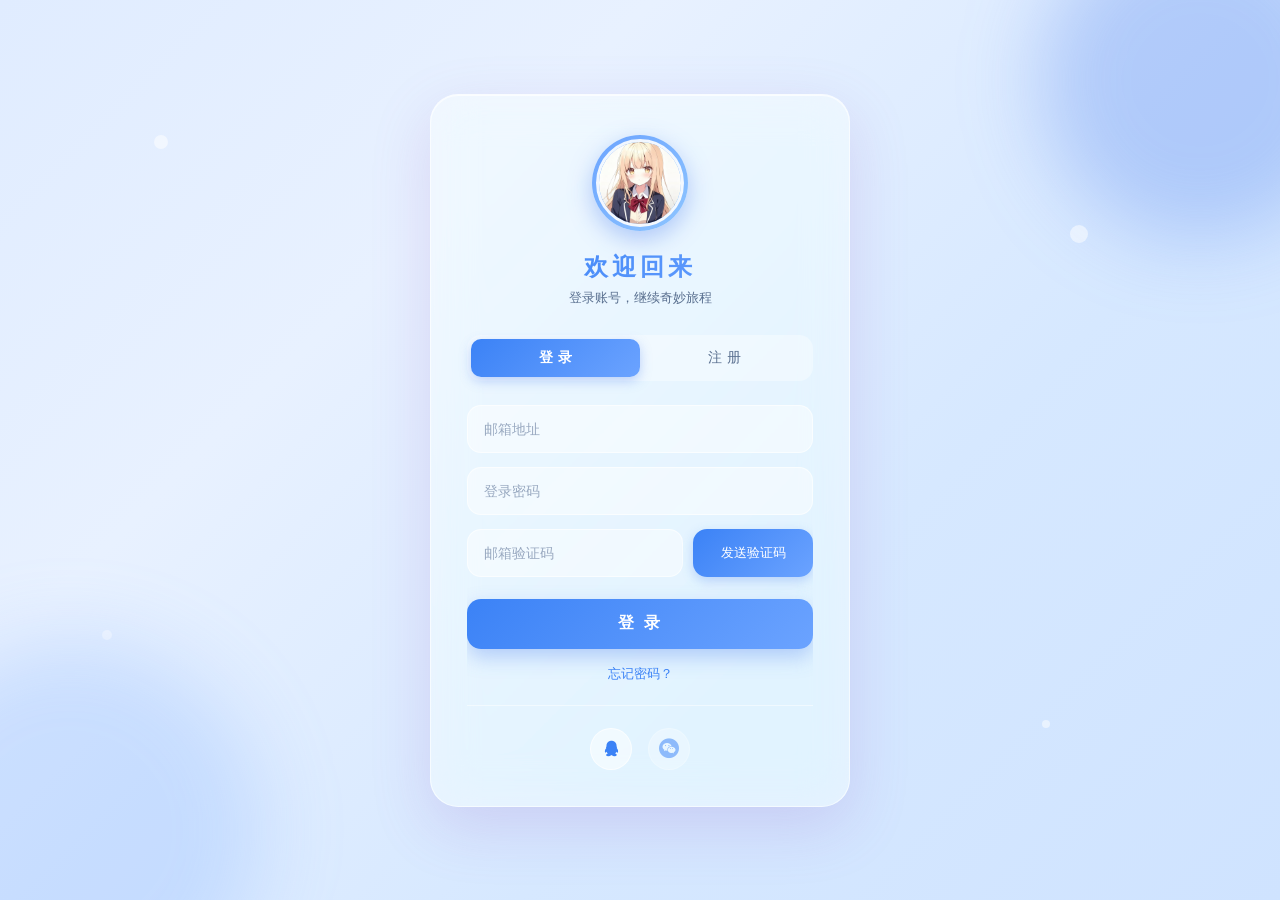
<file: Login.html>
<!DOCTYPE html>
<html lang="zh-CN">
<head>
    <meta charset="UTF-8">
    <meta name="viewport" content="width=device-width, initial-scale=1.0, maximum-scale=1.0, user-scalable=no">
    <title>登录注册页</title>
    <link rel="icon" href="img/favicon.png" type="image/jpeg">
    <link rel="shortcut icon" href="img/favicon.png" type="image/jpeg">
    <link rel="stylesheet" href="./font_52wyywozu7t/iconfont.css">
    <style>
*{
    margin: 0;
    padding: 0;
    box-sizing: border-box;
}
body{
    background: linear-gradient(135deg, #e0ecff 0%, #e8f1ff 30%, #d6e8ff 65%, #cfe3ff 100%);
    display: flex;
    justify-content: center;
    align-items: center;
    min-height: 100vh;
    min-height: 100dvh; /* 动态视口高度，适配移动端浏览器UI */
    font-family: system-ui, "Microsoft YaHei", sans-serif;
    padding: 20px;
    padding-top: max(20px, env(safe-area-inset-top));
    padding-bottom: max(20px, env(safe-area-inset-bottom));
    position: relative;
    overflow-x: hidden;
    overflow-y: auto; /* 允许纵向滚动 */
    -webkit-overflow-scrolling: touch;
}
/* 背景装饰圆球 */
body::before,
body::after{
    content: "";
    position: fixed;
    border-radius: 50%;
    filter: blur(40px);
    z-index: 0;
    pointer-events: none;
}
body::before{
    width: 320px;
    height: 320px;
    background: rgba(80, 128, 238, 0.3);
    top: -80px;
    right: -80px;
}
body::after{
    width: 380px;
    height: 380px;
    background: rgba(120, 170, 255, 0.25);
    bottom: -120px;
    left: -120px;
}
/* 浮动小圆点装饰 */
.deco-dot{
    position: fixed;
    border-radius: 50%;
    background: rgba(255, 255, 255, 0.5);
    z-index: 0;
    pointer-events: none;
    animation: floatUp 8s ease-in-out infinite;
}
.deco-dot:nth-child(1){ width: 14px; height: 14px; top: 15%; left: 12%; animation-delay: 0s; }
.deco-dot:nth-child(2){ width: 10px; height: 10px; top: 70%; left: 8%; animation-delay: 1.5s; }
.deco-dot:nth-child(3){ width: 18px; height: 18px; top: 25%; right: 15%; animation-delay: 3s; }
.deco-dot:nth-child(4){ width: 8px; height: 8px; top: 80%; right: 18%; animation-delay: 4.5s; }
@keyframes floatUp{
    0%, 100% { transform: translateY(0); opacity: 0.5; }
    50% { transform: translateY(-30px); opacity: 0.9; }
}

/* 主卡片 */
.wrap{
    width: 420px;
    max-width: 100%;
    max-height: calc(100dvh - 40px);
    border-radius: 28px;
    background: rgba(255, 255, 255, 0.45);
    backdrop-filter: blur(22px) saturate(180%);
    -webkit-backdrop-filter: blur(22px) saturate(180%);
    border: 1px solid rgba(255, 255, 255, 0.6);
    box-shadow: 0 20px 60px rgba(150, 100, 200, 0.2),
                inset 0 1px 0 rgba(255, 255, 255, 0.7);
    padding: 40px 36px 36px;
    position: relative;
    z-index: 1;
    overflow-y: auto;
    -webkit-overflow-scrolling: touch;
}
/* 头像 */
.avatar-wrap{
    width: 96px;
    height: 96px;
    margin: 0 auto 20px;
    border-radius: 50%;
    padding: 4px;
    background: linear-gradient(135deg, #6ba3ff, #8ec5ff);
    box-shadow: 0 8px 24px rgba(80, 128, 238, 0.4);
}
.avatar-wrap img{
    width: 100%;
    height: 100%;
    border-radius: 50%;
    object-fit: cover;
    border: 3px solid rgba(255, 255, 255, 0.9);
}
/* 标题 */
.form-title{
    font-size: 24px;
    font-weight: 700;
    text-align: center;
    background: linear-gradient(135deg, #3b82f6, #6ba3ff);
    -webkit-background-clip: text;
    background-clip: text;
    -webkit-text-fill-color: transparent;
    letter-spacing: 4px;
    margin-bottom: 6px;
}
.form-subtitle{
    text-align: center;
    color: #5a7090;
    font-size: 13px;
    margin-bottom: 28px;
}
/* Tab 切换 */
.tab-nav{
    display: flex;
    background: rgba(255, 255, 255, 0.35);
    border-radius: 14px;
    padding: 4px;
    margin-bottom: 24px;
    position: relative;
}
.tab-btn{
    flex: 1;
    padding: 10px 0;
    text-align: center;
    font-size: 14px;
    color: #5a7090;
    cursor: pointer;
    border-radius: 10px;
    transition: color 0.3s;
    position: relative;
    z-index: 2;
    background: transparent;
    border: none;
    font-family: inherit;
}
.tab-btn.active{
    color: #fff;
    font-weight: 600;
}
.tab-slider{
    position: absolute;
    top: 4px;
    left: 4px;
    width: calc(50% - 4px);
    height: calc(100% - 8px);
    background: linear-gradient(135deg, #3b82f6, #6ba3ff);
    border-radius: 10px;
    transition: transform 0.35s cubic-bezier(0.4, 0, 0.2, 1);
    box-shadow: 0 4px 12px rgba(80, 128, 238, 0.35);
}
.wrap.tab-right .tab-slider{
    transform: translateX(100%);
}
/* 表单容器 */
.form-panels{
    position: relative;
    overflow: hidden;
}
.form-box{
    display: none;
    flex-direction: column;
    animation: fadeIn 0.4s ease;
}
.form-box.active{
    display: flex;
}
@keyframes fadeIn{
    from { opacity: 0; transform: translateY(8px); }
    to { opacity: 1; transform: translateY(0); }
}
/* 输入框 */
.input-item{
    width: 100%;
    height: 48px;
    margin-bottom: 14px;
    border-radius: 14px;
    border: 1px solid rgba(255, 255, 255, 0.6);
    background: rgba(255, 255, 255, 0.45);
    padding: 0 16px;
    outline: none;
    color: #3a5070;
    font-size: 14px;
    font-family: inherit;
    transition: all 0.25s;
}
.input-item:focus{
    background: rgba(255, 255, 255, 0.7);
    border-color: rgba(59, 130, 246, 0.7);
    box-shadow: 0 0 0 3px rgba(59, 130, 246, 0.15);
}
.input-item::placeholder{
    color: #98a8c0;
}
/* 验证码 */
.code-input-wrap{
    display: flex;
    gap: 10px;
    margin-bottom: 14px;
    flex-wrap: wrap;
}
.code-input{
    flex: 1;
    min-width: 0;
    height: 48px;
    border-radius: 14px;
    border: 1px solid rgba(255, 255, 255, 0.6);
    background: rgba(255, 255, 255, 0.45);
    padding: 0 16px;
    outline: none;
    color: #3a5070;
    font-size: 14px;
    font-family: inherit;
    transition: all 0.25s;
}
.code-input:focus{
    background: rgba(255, 255, 255, 0.7);
    border-color: rgba(59, 130, 246, 0.7);
    box-shadow: 0 0 0 3px rgba(59, 130, 246, 0.15);
}
.code-input::placeholder{
    color: #98a8c0;
}
.send-code-btn{
    width: 120px;
    height: 48px;
    border-radius: 14px;
    border: none;
    background: linear-gradient(135deg, #3b82f6, #6ba3ff);
    color: #fff;
    font-size: 13px;
    cursor: pointer;
    transition: all 0.25s;
    font-family: inherit;
    box-shadow: 0 4px 12px rgba(80, 128, 238, 0.3);
}
.send-code-btn:active{
    transform: scale(0.97);
}
.send-code-btn.disabled{
    background: rgba(160, 150, 170, 0.4);
    cursor: not-allowed;
    box-shadow: none;
}
/* 提交按钮 */
.submit-btn{
    width: 100%;
    height: 50px;
    margin-top: 8px;
    border-radius: 14px;
    border: none;
    background: linear-gradient(135deg, #3b82f6, #6ba3ff);
    color: #fff;
    font-size: 16px;
    font-weight: 600;
    letter-spacing: 2px;
    cursor: pointer;
    transition: all 0.25s;
    font-family: inherit;
    box-shadow: 0 8px 20px rgba(80, 128, 238, 0.35);
}
.submit-btn:active{
    transform: scale(0.98);
    box-shadow: 0 4px 12px rgba(80, 128, 238, 0.4);
}
/* 链接 */
.form-link{
    color: #3b82f6;
    font-size: 13px;
    text-align: center;
    margin-top: 16px;
    cursor: pointer;
    text-decoration: none;
    transition: color 0.2s;
}
.form-link:hover{
    color: #6ba3ff;
}
/* 第三方登录 */
.form_icons{
    display: flex;
    justify-content: center;
    gap: 16px;
    margin-top: 22px;
    padding-top: 22px;
    border-top: 1px solid rgba(255, 255, 255, 0.5);
}
.iconfont{
    width: 42px;
    height: 42px;
    display: flex;
    align-items: center;
    justify-content: center;
    border-radius: 50%;
    font-size: 20px;
    background: rgba(255, 255, 255, 0.5);
    border: 1px solid rgba(255, 255, 255, 0.7);
    color: #3b82f6;
    cursor: pointer;
    transition: all 0.25s;
}
.iconfont:hover{
    background: linear-gradient(135deg, #3b82f6, #6ba3ff);
    color: #fff;
    transform: translateY(-3px);
    box-shadow: 0 6px 16px rgba(80, 128, 238, 0.35);
}
/* 返回登录链接（忘记密码页） */
.back-login{
    text-align: center;
    margin-top: 18px;
    color: #5a7090;
    font-size: 13px;
    cursor: pointer;
}
.back-login:hover{
    color: #3b82f6;
}
/* 同意条款复选框 */
.agree-row{
    display: flex;
    align-items: center;
    margin-bottom: 14px;
    font-size: 13px;
    color: #5a7090;
    user-select: none;
}
.agree-row input[type="checkbox"]{
    appearance: none;
    -webkit-appearance: none;
    width: 18px;
    height: 18px;
    border-radius: 5px;
    border: 1.5px solid rgba(59, 130, 246, 0.5);
    background: rgba(255, 255, 255, 0.5);
    margin-right: 8px;
    cursor: pointer;
    position: relative;
    flex-shrink: 0;
    transition: all 0.2s;
}
.agree-row input[type="checkbox"]:checked{
    background: linear-gradient(135deg, #3b82f6, #6ba3ff);
    border-color: #3b82f6;
}
.agree-row input[type="checkbox"]:checked::after{
    content: "";
    position: absolute;
    left: 5px;
    top: 1px;
    width: 5px;
    height: 10px;
    border: solid #fff;
    border-width: 0 2px 2px 0;
    transform: rotate(45deg);
}
.agree-row a{
    color: #3b82f6;
    cursor: pointer;
    text-decoration: none;
}
.agree-row a:hover{
    text-decoration: underline;
}
/* 条款弹窗 */
.modal-mask{
    position: fixed;
    inset: 0;
    background: rgba(30, 50, 80, 0.45);
    backdrop-filter: blur(6px);
    -webkit-backdrop-filter: blur(6px);
    z-index: 100;
    display: none;
    justify-content: center;
    align-items: center;
    padding: 20px;
}
.modal-mask.show{
    display: flex;
}
.modal-box{
    width: 560px;
    max-width: 100%;
    max-height: 80vh;
    background: rgba(255, 255, 255, 0.85);
    backdrop-filter: blur(20px) saturate(160%);
    -webkit-backdrop-filter: blur(20px) saturate(160%);
    border: 1px solid rgba(255, 255, 255, 0.7);
    border-radius: 20px;
    box-shadow: 0 20px 60px rgba(30, 50, 80, 0.25);
    display: flex;
    flex-direction: column;
    overflow: hidden;
    animation: modalIn 0.3s ease;
}
@keyframes modalIn{
    from { opacity: 0; transform: scale(0.94) translateY(10px); }
    to { opacity: 1; transform: scale(1) translateY(0); }
}
.modal-head{
    padding: 18px 24px;
    border-bottom: 1px solid rgba(59, 130, 246, 0.15);
    display: flex;
    justify-content: space-between;
    align-items: center;
}
.modal-head h3{
    font-size: 17px;
    color: #3b82f6;
    font-weight: 600;
}
.modal-close{
    width: 30px;
    height: 30px;
    border-radius: 50%;
    border: none;
    background: rgba(59, 130, 246, 0.12);
    color: #3b82f6;
    font-size: 18px;
    cursor: pointer;
    transition: all 0.2s;
    display: flex;
    align-items: center;
    justify-content: center;
}
.modal-close:hover{
    background: rgba(59, 130, 246, 0.25);
    transform: rotate(90deg);
}
.modal-body{
    padding: 20px 24px;
    overflow-y: auto;
    color: #3a5070;
    font-size: 14px;
    line-height: 1.8;
}
.modal-body h4{
    color: #2c4a7a;
    margin: 14px 0 6px;
    font-size: 15px;
}
.modal-body h4:first-child{
    margin-top: 0;
}
.modal-body p{
    margin-bottom: 8px;
}
/* 响应式 */
@media screen and (max-width: 480px){
    body{ padding: 10px; align-items: flex-start; }
    .wrap{ 
        padding: 28px 22px 24px; 
        border-radius: 22px;
        max-height: none; /* 小屏幕允许内容撑开 */
    }
    .avatar-wrap{ width: 72px; height: 72px; margin-bottom: 14px; }
    .form-title{ font-size: 20px; letter-spacing: 3px; }
    .form-subtitle{ font-size: 12px; margin-bottom: 20px; }
    .input-item, .code-input{ height: 44px; margin-bottom: 12px; font-size: 13px; }
    .code-input-wrap{ gap: 8px; }
    .code-input-wrap .send-code-btn{ height: 44px; width: 100%; font-size: 12px; margin-top: 8px; }
    .submit-btn{ height: 46px; font-size: 15px; margin-top: 4px; }
    .agree-row{ font-size: 12px; margin-bottom: 12px; }
    .agree-row input[type="checkbox"]{ width: 16px; height: 16px; }
    .form_icons{ margin-top: 18px; padding-top: 18px; gap: 12px; }
    .iconfont{ width: 38px; height: 38px; font-size: 18px; }
    .tab-nav{ margin-bottom: 18px; }
    .tab-btn{ font-size: 13px; padding: 8px 0; }
    /* 弹窗响应式 */
    .modal-box{ 
        width: 100%; 
        max-height: 90vh;
        border-radius: 16px;
    }
    .modal-head{ padding: 14px 18px; }
    .modal-head h3{ font-size: 15px; }
    .modal-body{ padding: 16px 18px; font-size: 13px; line-height: 1.7; }
}

/* 更小屏幕 */
@media screen and (max-width: 360px){
    body{ padding: 8px; }
    .wrap{ padding: 24px 18px 20px; border-radius: 20px; }
    .avatar-wrap{ width: 64px; height: 64px; margin-bottom: 12px; }
    .form-title{ font-size: 18px; letter-spacing: 2px; }
    .form-subtitle{ font-size: 11px; margin-bottom: 16px; }
    .input-item, .code-input{ height: 42px; font-size: 12px; padding: 0 12px; }
    .send-code-btn{ height: 42px; width: 88px; font-size: 11px; }
    .submit-btn{ height: 44px; font-size: 14px; letter-spacing: 1px; }
    .code-input-wrap{ gap: 8px; margin-bottom: 12px; }
}
    </style>
</head>
<body>
<span class="deco-dot"></span>
<span class="deco-dot"></span>
<span class="deco-dot"></span>
<span class="deco-dot"></span>

<div class="wrap" id="mainWrap">
    <div class="avatar-wrap">
        <img src="./img/5.jpg" alt="头像">
    </div>
    <h2 class="form-title" id="pageTitle">欢迎回来</h2>
    <p class="form-subtitle" id="pageSubtitle">登录账号，继续奇妙旅程</p>

    <!-- Tab 切换（仅登录/注册页显示） -->
    <div class="tab-nav" id="tabNav">
        <div class="tab-slider"></div>
        <button class="tab-btn active" data-tab="login">登 录</button>
        <button class="tab-btn" data-tab="register">注 册</button>
    </div>

    <div class="form-panels">
        <!-- 登录 -->
        <div class="form-box active" id="loginBox">
            <input class="input-item" type="email" placeholder="邮箱地址" id="loginEmail">
            <input class="input-item" type="password" placeholder="登录密码" id="loginPwd">
            <div class="code-input-wrap">
                <input class="code-input" placeholder="邮箱验证码" id="loginCode">
                <button class="send-code-btn" id="sendLoginCode">发送验证码</button>
            </div>
            <button class="submit-btn">登 录</button>
            <a class="form-link" id="forgetBtn">忘记密码？</a>
            <div class="form_icons">
                <i class="iconfont icon-QQ" title="QQ登录" id="qqLoginBtn" style="cursor:pointer"></i>
                <i class="iconfont icon-weixin" title="微信登录" style="opacity:.5;cursor:not-allowed"></i>
            </div>
        </div>

        <!-- 注册 -->
        <div class="form-box" id="registerBox">
            <input class="input-item" placeholder="昵称" id="regName">
            <input class="input-item" placeholder="QQ号（自动获取头像）" id="regQq">
            <input class="input-item" type="email" placeholder="邮箱地址" id="regEmail">
            <input class="input-item" type="password" placeholder="设置密码" id="regPwd">
            <div class="code-input-wrap">
                <input class="code-input" placeholder="邮箱验证码" id="regCode">
                <button class="send-code-btn" id="sendRegCode">发送验证码</button>
            </div>
            <label class="agree-row">
                <input type="checkbox" id="agreeTerms">
                <span>我已阅读并同意<a id="openUserAgreement">《用户协议》</a>与<a id="openPrivacy">《隐私条款》</a></span>
            </label>
            <button class="submit-btn">注 册</button>
            <div class="form_icons">
                <i class="iconfont icon-QQ" title="QQ注册" id="qqRegisterBtn" style="cursor:pointer"></i>
                <i class="iconfont icon-weixin" title="微信注册" style="opacity:.5;cursor:not-allowed"></i>
            </div>
        </div>

        <!-- 忘记密码 -->
        <div class="form-box" id="forgetBox">
            <input class="input-item" type="email" placeholder="注册邮箱" id="forgetEmail">
            <div class="code-input-wrap">
                <input class="code-input" placeholder="邮箱验证码" id="forgetCode">
                <button class="send-code-btn" id="sendForgetCode">发送验证码</button>
            </div>
            <input class="input-item" type="password" placeholder="设置新密码" id="newPwd">
            <input class="input-item" type="password" placeholder="确认新密码" id="rePwd">
            <button class="submit-btn" id="resetPwdBtn">重置密码</button>
            <div class="back-login" id="backLogin">← 返回登录</div>
        </div>
    </div>
</div>

<!-- 用户协议弹窗 -->
<div class="modal-mask" id="userAgreementModal">
    <div class="modal-box">
        <div class="modal-head">
            <h3>用户协议</h3>
            <button class="modal-close" data-close>×</button>
        </div>
        <div class="modal-body">
            <h4>一、服务说明</h4>
            <p>欢迎您使用真昼小站（以下简称"本站"）。本站为非商业性质的个人兴趣站点，提供的所有服务均不收取任何费用。注册账号即表示您自愿接受本协议全部条款。</p>

            <h4>二、账号注册</h4>
            <p>1. 您需使用真实有效的邮箱注册账号，用于接收验证码与系统通知。</p>
            <p>2. 您应妥善保管账号密码，因账号密码泄露造成的损失由您自行承担。</p>
            <p>3. 注册时填写的 QQ 号仅用于获取头像，不会用于其他用途。</p>

            <h4>三、用户行为规范</h4>
            <p>您在使用本站服务时，不得从事以下行为：</p>
            <p>· 发布违反法律法规或公序良俗的内容；</p>
            <p>· 冒用他人身份或发布侵犯他人权益的信息；</p>
            <p>· 进行刷接口、暴力破解、爬虫攻击等破坏站点正常运行的行为；</p>
            <p>· 利用本站传播广告、垃圾信息或恶意代码。</p>
            <p>违反上述规定的账号，本站有权予以封禁或删除。</p>

            <h4>四、内容版权</h4>
            <p>本站展示的图片、文章、视频等内容，版权归属原作者或权利人所有，仅供个人学习交流使用，未经授权不得用于商业用途。用户在本站发布的内容，版权归用户所有，但视为已授权本站在站内展示。</p>

            <h4>五、免责声明</h4>
            <p>本站内容来源于互联网，无法保证所有信息的准确性、完整性和时效性。因使用本站内容产生的任何直接或间接损失，本站不承担法律责任。本站可能包含指向第三方网站的链接，第三方网站的内容与隐私政策不受本站控制。</p>

            <h4>六、协议变更</h4>
            <p>本站有权根据实际运营情况修改本协议，修改后的协议一经公布即生效，继续使用本站服务即视为您同意修改后的协议。</p>
        </div>
    </div>
</div>

<!-- 隐私条款弹窗 -->
<div class="modal-mask" id="privacyModal">
    <div class="modal-box">
        <div class="modal-head">
            <h3>隐私条款</h3>
            <button class="modal-close" data-close>×</button>
        </div>
        <div class="modal-body">
            <h4>一、信息收集</h4>
            <p>本站在您注册账号、使用服务时会收集以下信息：</p>
            <p>· 注册信息：昵称、邮箱、QQ号（用于获取头像）；</p>
            <p>· 登录信息：登录时间、IP地址、浏览器User-Agent；</p>
            <p>· 行为信息：访问日志、留言内容。</p>

            <h4>二、信息使用</h4>
            <p>收集的信息仅用于以下目的：</p>
            <p>· 提供账号登录、身份验证与密码找回服务；</p>
            <p>· 站点安全防护（如登录限流、异常行为检测、防止暴力破解）；</p>
            <p>· 改善站点体验，优化内容展示；</p>
            <p>· 在您主动留言时展示您的昵称与头像。</p>

            <h4>三、信息存储与保护</h4>
            <p>您的密码采用 bcrypt 算法单向加密存储，任何人（包括站长）均无法还原明文。本站采取 Session 指纹绑定、CSRF 防护、IP 黑名单、访问限流等多重安全措施保护您的账号安全。</p>

            <h4>四、信息共享</h4>
            <p>本站承诺不会向任何第三方出售、出租或共享您的个人信息，但以下情况除外：</p>
            <p>· 获得您的明确同意；</p>
            <p>· 根据法律法规或政府部门的强制要求；</p>
            <p>· 为维护本站的合法权益（如应对攻击行为）。</p>

            <h4>五、Cookie 使用</h4>
            <p>本站使用 Cookie 维持您的登录状态，Cookie 设置了 HttpOnly 与 SameSite 属性以防止跨站攻击。您可以通过浏览器设置清除 Cookie，但这会影响您的登录状态。</p>

            <h4>六、您的权利</h4>
            <p>您有权随时查看、修改或删除自己的账号信息。如需注销账号，请通过留言或邮件联系站长处理。</p>

            <h4>七、未成年人保护</h4>
            <p>本站不针对未满 14 周岁的未成年人提供服务。若您是未成年人，请在监护人陪同下阅读本条款并使用本站。</p>

            <h4>八、条款更新</h4>
            <p>本站可能根据法律法规或业务需要更新本隐私条款，更新后的条款一经公布即生效。</p>
        </div>
    </div>
</div>

<script>
const wrap = document.getElementById('mainWrap');
const tabNav = document.getElementById('tabNav');
const tabBtns = document.querySelectorAll('.tab-btn');
const loginBox = document.getElementById('loginBox');
const registerBox = document.getElementById('registerBox');
const forgetBox = document.getElementById('forgetBox');
const pageTitle = document.getElementById('pageTitle');
const pageSubtitle = document.getElementById('pageSubtitle');
const forgetBtn = document.getElementById('forgetBtn');
const backLogin = document.getElementById('backLogin');
const resetPwdBtn = document.getElementById('resetPwdBtn');
const sendLoginCodeBtn = document.getElementById('sendLoginCode');
const sendRegCodeBtn = document.getElementById('sendRegCode');
const sendForgetCodeBtn = document.getElementById('sendForgetCode');

function saveUser(name, avatar, uid, username) {
    const userInfo = {
        uid: parseInt(uid) || 0,
        nickname: name || '访客',
        username: username || name || '访客',
        avatar: avatar || 'img/5.jpg'
    };
    localStorage.setItem('siteUser', JSON.stringify(userInfo));
}

// Tab 切换
function switchTab(tab) {
    tabBtns.forEach(b => b.classList.toggle('active', b.dataset.tab === tab));
    wrap.classList.toggle('tab-right', tab === 'register');
    loginBox.classList.toggle('active', tab === 'login');
    registerBox.classList.toggle('active', tab === 'register');
    forgetBox.classList.remove('active');
    tabNav.style.display = 'flex';
    if (tab === 'login') {
        pageTitle.textContent = '欢迎回来';
        pageSubtitle.textContent = '登录账号，继续奇妙旅程';
    } else {
        pageTitle.textContent = '加入我们';
        pageSubtitle.textContent = '注册账号，开启奇妙旅程';
    }
}
tabBtns.forEach(btn => {
    btn.addEventListener('click', () => switchTab(btn.dataset.tab));
});

// 忘记密码
forgetBtn.addEventListener('click', function(e){
    e.preventDefault();
    loginBox.classList.remove('active');
    registerBox.classList.remove('active');
    forgetBox.classList.add('active');
    tabNav.style.display = 'none';
    pageTitle.textContent = '重置密码';
    pageSubtitle.textContent = '输入注册邮箱，设置新密码';
});

// 返回登录
backLogin.addEventListener('click', function(){
    switchTab('login');
});

// 条款弹窗开关
const userAgreementModal = document.getElementById('userAgreementModal');
const privacyModal = document.getElementById('privacyModal');
function openModal(modal){ modal.classList.add('show'); }
function closeModal(modal){ modal.classList.remove('show'); }
document.getElementById('openUserAgreement').addEventListener('click', function(e){
    e.preventDefault();
    openModal(userAgreementModal);
});
document.getElementById('openPrivacy').addEventListener('click', function(e){
    e.preventDefault();
    openModal(privacyModal);
});
// 关闭按钮 / 点击遮罩关闭
document.querySelectorAll('.modal-close').forEach(btn => {
    btn.addEventListener('click', function(){
        this.closest('.modal-mask').classList.remove('show');
    });
});
document.querySelectorAll('.modal-mask').forEach(mask => {
    mask.addEventListener('click', function(e){
        if(e.target === this) this.classList.remove('show');
    });
});
// ESC 关闭
document.addEventListener('keydown', function(e){
    if(e.key === 'Escape'){
        userAgreementModal.classList.remove('show');
        privacyModal.classList.remove('show');
    }
});

function ajaxPost(url, data, callback) {
    const formData = new FormData();
    for(let key in data) {
        formData.append(key, data[key]);
    }
    fetch(url, {
        method: 'POST',
        body: formData,
        credentials: 'include'
    })
    .then(res => {
        if(!res.ok) throw new Error('HTTP error ' + res.status);
        return res.json();
    })
    .then(res => callback(res))
    .catch(() => callback({code: 999, msg: '网络请求失败，请检查服务器'}))
}

function startCountdown(btn) {
    let count = 60;
    btn.disabled = true;
    btn.classList.add('disabled');
    btn.innerText = `${count}s后重发`;
    const timer = setInterval(() => {
        count--;
        btn.innerText = `${count}s后重发`;
        if(count <= 0) {
            clearInterval(timer);
            btn.disabled = false;
            btn.classList.remove('disabled');
            btn.innerText = '发送验证码';
        }
    }, 1000);
}

// 发送登录验证码
sendLoginCodeBtn.addEventListener('click', function() {
    const email = document.getElementById('loginEmail').value.trim();
    if(!email) { alert('请先输入邮箱'); return; }
    if(!/^[^\s@]+@[^\s@]+\.[^\s@]+$/.test(email)) { alert('邮箱格式不正确'); return; }
    ajaxPost('send_code.php', {email: email, purpose: 'login'}, function(res) {
        alert(res.msg);
        if(res.code === 200) startCountdown(sendLoginCodeBtn);
    });
});

// 发送注册验证码
sendRegCodeBtn.addEventListener('click', function() {
    const email = document.getElementById('regEmail').value.trim();
    if(!email) { alert('请先输入邮箱'); return; }
    if(!/^[^\s@]+@[^\s@]+\.[^\s@]+$/.test(email)) { alert('邮箱格式不正确'); return; }
    ajaxPost('send_code.php', {email: email, purpose: 'register'}, function(res) {
        alert(res.msg);
        if(res.code === 200) startCountdown(sendRegCodeBtn);
    });
});

// 发送重置密码验证码
sendForgetCodeBtn.addEventListener('click', function() {
    const email = document.getElementById('forgetEmail').value.trim();
    if(!email) { alert('请先输入邮箱'); return; }
    if(!/^[^\s@]+@[^\s@]+\.[^\s@]+$/.test(email)) { alert('邮箱格式不正确'); return; }
    ajaxPost('send_code.php', {email: email, purpose: 'reset'}, function(res) {
        alert(res.msg);
        if(res.code === 200) startCountdown(sendForgetCodeBtn);
    });
});

// 登录提交
document.querySelector('#loginBox .submit-btn').addEventListener('click', function() {
    const email = document.getElementById('loginEmail').value.trim();
    const pwd = document.getElementById('loginPwd').value.trim();
    const code = document.getElementById('loginCode').value.trim();
    if(!email || !pwd || !code) { alert('邮箱、密码和验证码不能为空'); return; }
    ajaxPost('login.php', {Email: email, Password: pwd, code: code}, function(res) {
        alert(res.msg);
        if(res.code === 200) {
            const data = res.data || {};
            const nickname = data.nickname || data.username || '用户';
            const username = data.username || data.nickname || '用户';
            const avatar = data.avatar || 'img/5.jpg';
            const uid = data.uid || 0;
            saveUser(nickname, avatar, uid, username);
            location.href = 'index2.html';
        }
    });
});

// 注册提交
document.querySelector('#registerBox .submit-btn').addEventListener('click', function() {
    const name = document.getElementById('regName').value.trim();
    const qq = document.getElementById('regQq').value.trim();
    const email = document.getElementById('regEmail').value.trim();
    const pwd = document.getElementById('regPwd').value.trim();
    const code = document.getElementById('regCode').value.trim();
    if(!name || !email || !pwd || !code) { alert('用户名、邮箱、密码和验证码不能为空'); return; }
    if(!document.getElementById('agreeTerms').checked) { alert('请先阅读并同意《用户协议》与《隐私条款》'); return; }
    const avatar = qq && /^\d+$/.test(qq) ? `https://q1.qlogo.cn/g?b=qq&nk=${qq}&s=640` : 'img/5.jpg';
    ajaxPost('register.php', {name: name, Email: email, Password: pwd, avatar: avatar, code: code}, function(res) {
        alert(res.msg);
        if(res.code === 200) {
            const data = res.data || {};
            const uid = data.uid || 0;
            saveUser(name, avatar, uid, name);
            location.href = 'index2.html';
        }
    });
});

// QQ 登录跳转
document.getElementById('qqLoginBtn').addEventListener('click', function(){
    window.location.href = 'qq_login.php';
});
document.getElementById('qqRegisterBtn').addEventListener('click', function(){
    window.location.href = 'qq_login.php';
});

// 重置密码
resetPwdBtn.addEventListener('click', function(){
    const email = document.getElementById('forgetEmail').value.trim();
    const code = document.getElementById('forgetCode').value.trim();
    const newPwd = document.getElementById('newPwd').value.trim();
    const rePwd = document.getElementById('rePwd').value.trim();
    if(!email || !code || !newPwd || !rePwd){ alert('邮箱、验证码、新密码、确认密码不能为空'); return; }
    if(newPwd !== rePwd){ alert('两次输入的新密码不一致'); return; }
    if(newPwd.length < 6){ alert('密码长度不能少于6位'); return; }
    ajaxPost('forget_pwd.php', {email: email, code: code, new_pwd: newPwd}, function(res){
        alert(res.msg);
        if(res.code === 200) switchTab('login');
    });
});
</script>
</body>
</html>
</file>
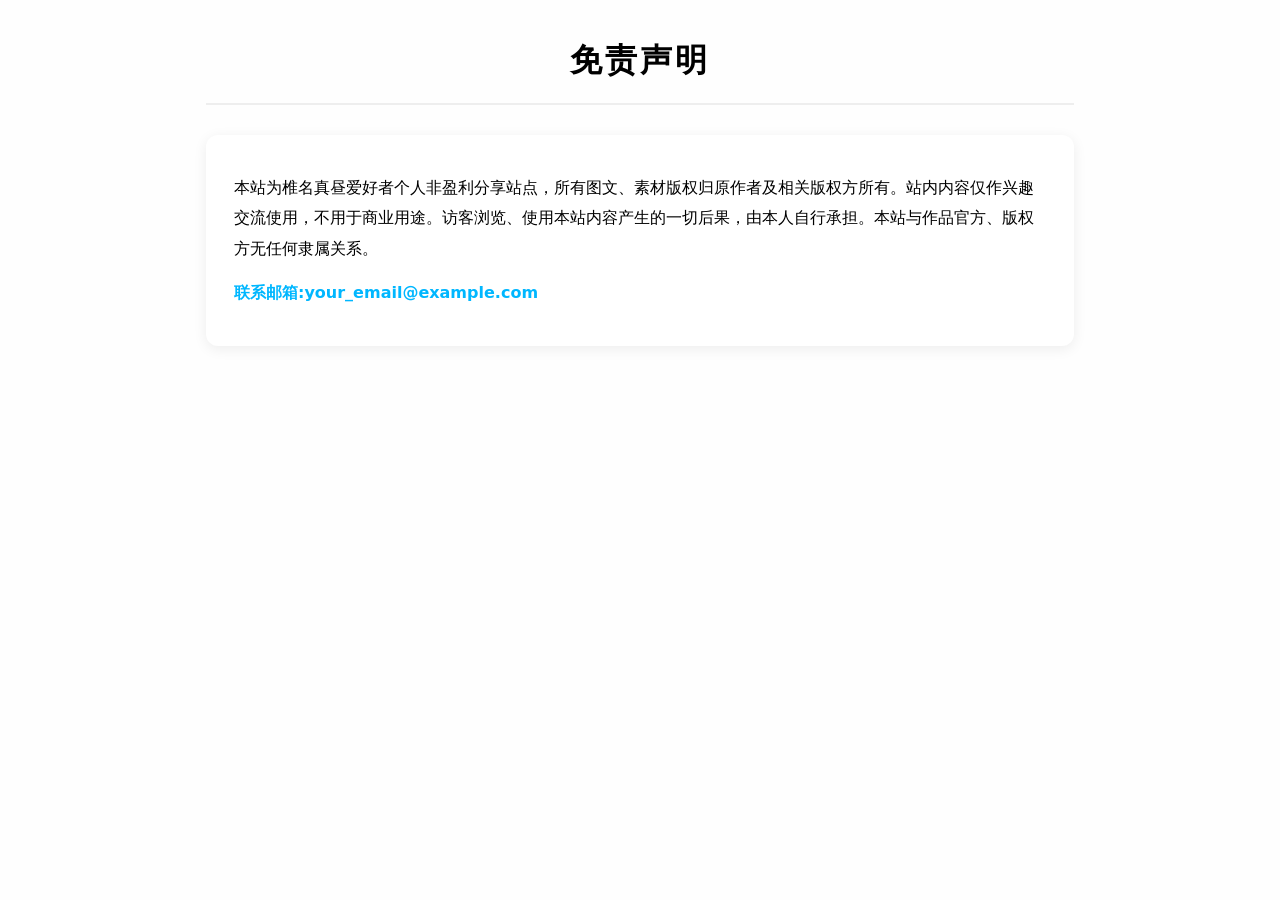
<file: mzxm.html>
<!DOCTYPE html>
<html lang="en">
<head>
    <meta charset="UTF-8">
    <meta name="viewport" content="width=device-width, initial-scale=1.0">
    <title>免责声明</title>
    <link rel="icon" href="img/favicon.png" type="image/jpeg">
    <link rel="shortcut icon" href="img/favicon.png" type="image/jpeg">
    <link rel="stylesheet" href="./css/style.css">
    <style>
        body {
            background-color: #fefefe;
            line-height: 1.9;
            padding: 30px 16px;
            max-width: 900px;
            margin: 0 auto;
        }
        h1 {
            text-align: center;
            letter-spacing: 3px;
            margin-bottom: 30px;
            padding-bottom: 12px;
            border-bottom: 2px solid #eee;
        }
        .statement-box {
            background: #fff;
            padding: 24px 28px;
            border-radius: 12px;
            box-shadow: 0 3px 14px rgba(0,0,0,0.07);
            margin-bottom: 24px;
        }
        .statement-box p {
            margin: 14px 0;
            font-size: 16px;
        }
        .mail-text {
            font-weight: bold;
            color: #00b7ff;
        }
        .pic-box {
            text-align: center;
        }
        .pic-box img {
            border-radius: 10px;
            box-shadow: 0 2px 12px rgba(0,0,0,0.1);
        }
        @media (max-width: 480px) {
            body {
                padding: 20px 12px;
            }
            h1 {
                font-size: 24px;
                letter-spacing: 1px;
            }
            .statement-box {
                padding: 18px 16px;
            }
            .statement-box p {
                font-size: 15px;
            }
            .pic-box img {
                width: 100%;
                max-width: 300px;
            }
        }
    </style>
</head>
<body>
    <h1>免责声明</h1>
    <div class="statement-box">
        <p>本站为椎名真昼爱好者个人非盈利分享站点，所有图文、素材版权归原作者及相关版权方所有。站内内容仅作兴趣交流使用，不用于商业用途。访客浏览、使用本站内容产生的一切后果，由本人自行承担。本站与作品官方、版权方无任何隶属关系。</p>
        <p class="mail-text">联系邮箱:your_email@example.com</p>
    </div>
    <div class="pic-box">
    </div>
</body>
</html>
</file>
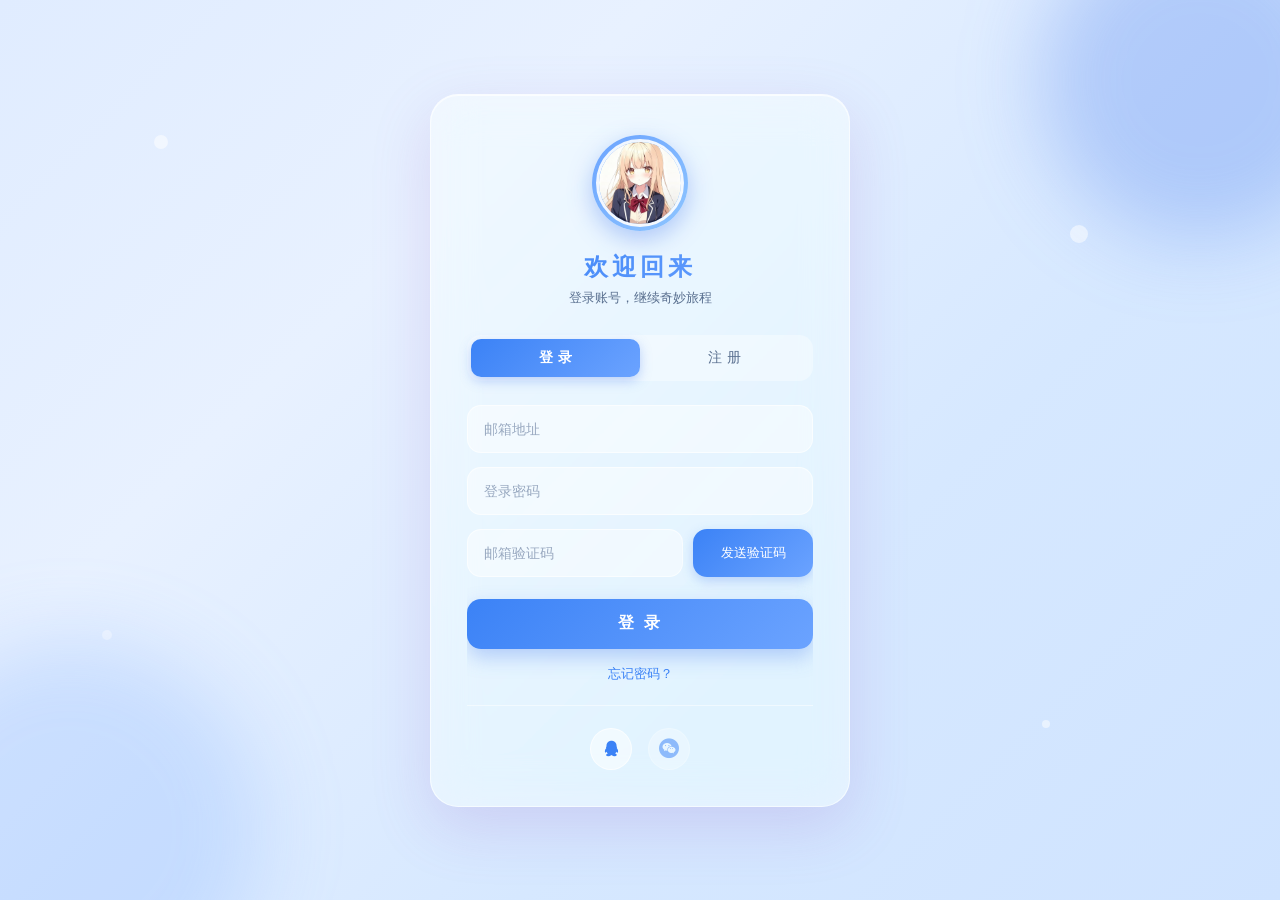
<file: profile.html>
<!DOCTYPE html>
<html lang="zh-CN">
<head>
    <meta charset="UTF-8">
    <meta name="viewport" content="width=device-width, initial-scale=1.0, maximum-scale=1.0, user-scalable=no">
    <title>个人中心 - 云蓝小站</title>
    <link rel="icon" href="img/favicon.png" type="image/jpeg">
    <link rel="shortcut icon" href="img/favicon.png" type="image/jpeg">
    <link rel="stylesheet" href="https://cdn.bootcdn.net/ajax/libs/font-awesome/6.4.0/css/all.min.css">
    <style>
        * {
            margin: 0;
            padding: 0;
            box-sizing: border-box;
        }
        :root {
            --blue-main: #2563eb;
            --blue-light: #60a5fa;
            --blue-deep: #1d4ed8;
            --blue-bg: #eff6ff;
            --blue-line: rgba(37, 99, 235, 0.15);
            --text-dark: #1e293b;
            --text-gray: #64748b;
            --text-light: #94a3b8;
            --white: #ffffff;
            --danger: #ef4444;
            --success: #10b981;
            --shadow-sm: 0 2px 8px rgba(37, 99, 235, 0.08);
            --shadow-md: 0 8px 24px rgba(37, 99, 235, 0.12);
            --shadow-lg: 0 16px 48px rgba(37, 99, 235, 0.16);
            --radius-sm: 10px;
            --radius-md: 16px;
            --radius-lg: 28px;
            --transition-fast: all 0.15s ease;
            --transition-normal: all 0.25s ease;
            --transition-slow: all 0.4s cubic-bezier(0.2,0,0.2,1);
        }
        html {
            scroll-behavior: smooth;
        }
        body {
            font-family: system-ui, -apple-system, "PingFang SC", "Microsoft YaHei", sans-serif;
            background: linear-gradient(180deg, #eff6ff 0%, #f8faff 50%, #ffffff 100%);
            color: var(--text-dark);
            min-height: 100vh;
            min-height: 100dvh;
            overflow-x: hidden;
            -webkit-tap-highlight-color: transparent;
            padding-top: max(0px, env(safe-area-inset-top));
            padding-bottom: max(30px, env(safe-area-inset-bottom));
        }
        body::before, body::after {
            content: "";
            position: fixed;
            border-radius: 50%;
            filter: blur(70px);
            z-index: 0;
            pointer-events: none;
            opacity: 0.6;
        }
        body::before {
            width: 360px;
            height: 360px;
            background: rgba(96, 165, 250, 0.25);
            top: -120px;
            right: -100px;
        }
        body::after {
            width: 420px;
            height: 420px;
            background: rgba(37, 99, 235, 0.12);
            bottom: -160px;
            left: -140px;
        }
        a {
            color: inherit;
            text-decoration: none;
        }
        button {
            font-family: inherit;
            cursor: pointer;
            border: none;
            background: transparent;
        }
        input {
            font-family: inherit;
        }
        /* 导航栏 */
        .navbar {
            position: sticky;
            top: 0;
            z-index: 40;
            backdrop-filter: saturate(180%) blur(24px);
            -webkit-backdrop-filter: saturate(180%) blur(24px);
            background: rgba(239, 246, 255, 0.86);
            border-bottom: 1px solid var(--blue-line);
            animation: navFadeIn 0.6s ease;
        }
        @keyframes navFadeIn {
            from { opacity: 0; transform: translateY(-10px); }
            to { opacity: 1; transform: translateY(0); }
        }
        .navbar-inner {
            max-width: 680px;
            margin: 0 auto;
            padding: 0 20px;
            height: 60px;
            display: flex;
            align-items: center;
            justify-content: space-between;
            gap: 12px;
        }
        .brand {
            display: inline-flex;
            align-items: center;
            gap: 10px;
        }
        .brand img {
            width: 34px;
            height: 34px;
            border-radius: 50%;
            object-fit: cover;
            border: 2px solid var(--white);
            box-shadow: var(--shadow-sm);
        }
        .brand-name {
            font-weight: 700;
            font-size: 17px;
            color: var(--blue-deep);
        }
        .nav-back {
            display: inline-flex;
            align-items: center;
            gap: 6px;
            padding: 7px 14px;
            border-radius: var(--radius-sm);
            color: var(--text-gray);
            font-size: 14px;
            transition: var(--transition-normal);
        }
        .nav-back:hover {
            background: rgba(37, 99, 235, 0.1);
            color: var(--blue-main);
        }
        /* 主容器 */
        .container {
            max-width: 680px;
            margin: 0 auto;
            padding: 30px 20px;
            position: relative;
            z-index: 1;
            animation: pageFadeIn 0.7s ease;
        }
        @keyframes pageFadeIn {
            from { opacity: 0; transform: translateY(20px); }
            to { opacity: 1; transform: translateY(0); }
        }
        /* 用户资料主卡片 */
        .profile-card {
            background: rgba(255, 255, 255, 0.72);
            backdrop-filter: blur(26px) saturate(190%);
            -webkit-backdrop-filter: blur(26px) saturate(190%);
            border: 1px solid rgba(255, 255, 255, 0.8);
            border-radius: var(--radius-lg);
            box-shadow: var(--shadow-md);
            padding: 32px 28px;
            display: flex;
            flex-direction: column;
            align-items: center;
            gap: 10px;
            margin-bottom: 26px;
            transition: var(--transition-normal);
        }
        .profile-card:hover {
            transform: translateY(-6px);
            box-shadow: var(--shadow-lg);
        }
        .profile-avatar {
            width: 104px;
            height: 104px;
            border-radius: 50%;
            object-fit: cover;
            border: 4px solid var(--white);
            box-shadow: 0 10px 30px rgba(37, 99, 235, 0.24);
            margin-bottom: 10px;
            background: #f1f5f9;
            transition: var(--transition-normal);
        }
        .profile-avatar:hover {
            transform: scale(1.05);
        }
        .profile-qqname {
            font-size: 24px;
            font-weight: 700;
            color: var(--text-dark);
        }
        .profile-qqid {
            font-size: 14px;
            color: var(--text-light);
            margin-bottom: 18px;
        }
        .profile-meta {
            width: 100%;
            display: flex;
            flex-direction: column;
            gap: 12px;
            margin-top: 6px;
        }
        .meta-row {
            display: flex;
            align-items: center;
            justify-content: space-between;
            gap: 14px;
            padding: 14px 18px;
            border-radius: var(--radius-md);
            background: rgba(255, 255, 255, 0.65);
            border: 1px solid var(--blue-line);
            transition: var(--transition-normal);
        }
        .meta-row:hover {
            background: rgba(37, 99, 235, 0.06);
        }
        .meta-label {
            display: inline-flex;
            align-items: center;
            gap: 10px;
            font-size: 14px;
            color: var(--text-gray);
        }
        .meta-label i {
            color: var(--blue-main);
            width: 18px;
            text-align: center;
            font-size: 16px;
        }
        .meta-value {
            font-size: 14px;
            color: var(--text-dark);
            font-weight: 500;
            max-width: 62%;
            text-align: right;
            word-break: break-all;
        }
        .meta-btn {
            padding: 5px 12px;
            font-size: 12px;
            border-radius: var(--radius-sm);
            background: rgba(37, 99, 235, 0.1);
            color: var(--blue-main);
            transition: var(--transition-fast);
        }
        .meta-btn:hover {
            background: var(--blue-main);
            color: #fff;
        }
        /* 功能模块卡片通用 */
        .section-card {
            background: rgba(255, 255, 255, 0.72);
            backdrop-filter: blur(26px) saturate(190%);
            -webkit-backdrop-filter: blur(26px) saturate(190%);
            border: 1px solid rgba(255, 255, 255, 0.8);
            border-radius: var(--radius-lg);
            box-shadow: var(--shadow-md);
            padding: 28px;
            margin-bottom: 24px;
            transition: var(--transition-normal);
        }
        .section-card:hover {
            transform: translateY(-4px);
            box-shadow: var(--shadow-lg);
        }
        .section-title {
            display: flex;
            align-items: center;
            gap: 10px;
            font-size: 17px;
            font-weight: 700;
            color: var(--blue-deep);
            margin-bottom: 22px;
        }
        .section-title i {
            color: var(--blue-main);
            font-size: 18px;
        }
        .field {
            margin-bottom: 20px;
        }
        .field:last-child {
            margin-bottom: 0;
        }
        .field-label {
            display: block;
            font-size: 13px;
            color: var(--text-gray);
            margin-bottom: 8px;
        }
        .input-wrap {
            position: relative;
        }
        .input-wrap input {
            width: 100%;
            padding: 14px 46px 14px 16px;
            font-size: 15px;
            color: var(--text-dark);
            background: rgba(255, 255, 255, 0.8);
            border: 1px solid var(--blue-line);
            border-radius: var(--radius-md);
            outline: none;
            transition: var(--transition-normal);
        }
        .input-wrap input:focus {
            border-color: var(--blue-light);
            box-shadow: 0 0 0 4px rgba(37, 99, 235, 0.12);
            background: #fff;
        }
        .toggle-eye {
            position: absolute;
            right: 12px;
            top: 50%;
            transform: translateY(-50%);
            width: 30px;
            height: 30px;
            display: grid;
            place-items: center;
            color: var(--text-light);
            cursor: pointer;
            font-size: 16px;
            transition: var(--transition-fast);
        }
        .toggle-eye:hover {
            color: var(--blue-main);
        }
        /* 按钮样式 */
        .btn {
            width: 100%;
            padding: 14px;
            border-radius: var(--radius-md);
            font-size: 15px;
            font-weight: 600;
            transition: var(--transition-fast);
            border: none;
        }
        .btn:active {
            transform: scale(0.97);
        }
        .btn-primary {
            background: linear-gradient(135deg, #2563eb, #3b82f6);
            color: #fff;
            box-shadow: 0 6px 20px rgba(37, 99, 235, 0.32);
        }
        .btn-primary:hover {
            opacity: 0.93;
            box-shadow: 0 8px 26px rgba(37, 99, 235, 0.38);
        }
        .btn-primary:disabled {
            opacity: 0.6;
            cursor: not-allowed;
            transform: none;
        }
        .btn-danger {
            background: rgba(239, 68, 68, 0.08);
            color: var(--danger);
            border: 1px solid rgba(239, 68, 68, 0.28);
        }
        .btn-danger:hover {
            background: rgba(239, 68, 68, 0.14);
        }
        .btn-sm {
            width: auto;
            padding: 9px 20px;
            font-size: 14px;
        }
        /* 弹窗遮罩 */
        .modal-mask {
            position: fixed;
            inset: 0;
            background: rgba(0,0,0,0.45);
            backdrop-filter: blur(6px);
            z-index: 998;
            display: grid;
            place-items: center;
            padding: 20px;
            opacity: 0;
            pointer-events: none;
            transition: var(--transition-normal);
        }
        .modal-mask.show {
            opacity: 1;
            pointer-events: all;
        }
        .modal-box {
            width: 100%;
            max-width: 520px;
            background: #fff;
            border-radius: var(--radius-lg);
            padding: 30px;
            box-shadow: 0 20px 60px rgba(0,0,0,0.18);
            transform: scale(0.92) translateY(12px);
            transition: var(--transition-slow);
        }
        .modal-mask.show .modal-box {
            transform: scale(1) translateY(0);
        }
        .modal-head {
            display: flex;
            justify-content: space-between;
            align-items: center;
            margin-bottom: 24px;
        }
        .modal-title {
            font-size: 18px;
            font-weight: 700;
            color: var(--text-dark);
        }
        .modal-close {
            width: 32px;
            height: 32px;
            display: grid;
            place-items: center;
            border-radius: 50%;
            color: var(--text-light);
            transition: var(--transition-fast);
        }
        .modal-close:hover {
            background: var(--blue-bg);
            color: var(--blue-main);
        }
        .modal-btn-group {
            display: flex;
            gap: 14px;
            margin-top: 26px;
        }
        .modal-btn-group .btn {
            flex: 1;
        }
        /* Toast提示 */
        .toast {
            position: fixed;
            top: 32%;
            left: 50%;
            transform: translate(-50%, -50%) scale(0.8);
            background: rgba(239, 246, 255, 0.96);
            backdrop-filter: blur(22px);
            border: 1px solid var(--blue-light);
            border-radius: var(--radius-md);
            padding: 16px 30px;
            box-shadow: var(--shadow-lg);
            color: var(--blue-deep);
            font-size: 14px;
            z-index: 9999;
            opacity: 0;
            pointer-events: none;
            transition: opacity 0.28s ease, transform 0.28s cubic-bezier(0.2,0,0.2,1);
            text-align: center;
            max-width: 85vw;
        }
        .toast.show {
            opacity: 1;
            transform: translate(-50%, -50%) scale(1);
        }
        .toast.err {
            background: rgba(254, 242, 242, 0.96);
            border-color: #fca5a5;
            color: #b91c1c;
        }
        .toast.success {
            background: rgba(240, 253, 244, 0.96);
            border-color: #6ee7b7;
            color: #047857;
        }
        /* 加载状态 */
        .loading {
            text-align: center;
            color: var(--text-light);
            padding: 70px 0;
            font-size: 15px;
        }
        .loading i {
            color: var(--blue-main);
            font-size: 22px;
            margin-bottom: 12px;
            display: block;
        }
        /* 响应式适配手机 */
        @media (max-width: 440px) {
            .container {
                padding: 24px 16px;
            }
            .profile-card, .section-card {
                padding: 24px 20px;
            }
            .profile-avatar {
                width: 90px;
                height: 90px;
            }
            .profile-qqname {
                font-size: 22px;
            }
            .modal-box {
                padding: 24px 20px;
            }
        }
    </style>
</head>
<body>
    <!-- 导航栏 -->
    <nav class="navbar">
        <div class="navbar-inner">
            <a class="brand" href="index2.html">
                <img src="img/5.jpg" alt="站点头像">
                <span class="brand-name">云蓝小站</span>
            </a>
            <a class="nav-back" href="index2.html">
                <i class="fas fa-chevron-left"></i><span>返回首页</span>
            </a>
        </div>
    </nav>

    <div class="container">
        <!-- 用户信息卡片容器 -->
        <div id="profileBox">
            <div class="loading">
                <i class="fas fa-spinner fa-pulse"></i>
                个人信息加载中...
            </div>
        </div>

        <!-- QQ绑定模块 -->
        <div class="section-card" id="qqBindCard" style="display: none;">
            <div class="section-title"><i class="fab fa-qq"></i> QQ账号绑定</div>
            <div id="qqBindContent"></div>
        </div>

        <!-- 邮箱换绑模块 -->
        <div class="section-card" id="emailCard" style="display: none;">
            <div class="section-title"><i class="fas fa-envelope"></i> 邮箱管理</div>
            <p style="color:var(--text-gray);font-size:14px;margin-bottom:20px;">当前绑定邮箱：<span id="currEmail">未绑定</span></p>
            <button class="btn btn-primary btn-sm" id="openEmailModal">更换绑定邮箱</button>
        </div>

        <!-- 修改密码模块 -->
        <div class="section-card" id="pwdCard" style="display:none;">
            <div class="section-title"><i class="fas fa-key"></i> 修改登录密码</div>
            <form id="pwdForm" autocomplete="off">
                <div class="field">
                    <label class="field-label" for="oldPwd">原登录密码</label>
                    <div class="input-wrap">
                        <input type="password" id="oldPwd" maxlength="64" placeholder="请输入当前密码" required>
                        <span class="toggle-eye" data-target="oldPwd"><i class="fas fa-eye"></i></span>
                    </div>
                </div>
                <div class="field">
                    <label class="field-label" for="newPwd">新密码</label>
                    <div class="input-wrap">
                        <input type="password" id="newPwd" maxlength="64" placeholder="6-64位字母/数字组合" required>
                        <span class="toggle-eye" data-target="newPwd"><i class="fas fa-eye"></i></span>
                    </div>
                </div>
                <div class="field">
                    <label class="field-label" for="confirmPwd">确认新密码</label>
                    <div class="input-wrap">
                        <input type="password" id="confirmPwd" maxlength="64" placeholder="再次输入新密码" required>
                        <span class="toggle-eye" data-target="confirmPwd"><i class="fas fa-eye"></i></span>
                    </div>
                </div>
                <button type="submit" class="btn btn-primary" id="pwdSubmit">确认更新密码</button>
            </form>
        </div>

        <!-- 退出账号模块 -->
        <div class="section-card" id="logoutCard" style="display:none;text-align:center;">
            <div class="section-title"><i class="fas fa-sign-out-alt"></i> 账号安全</div>
            <button class="btn btn-danger" id="openLogoutModal">退出当前登录账号</button>
        </div>
    </div>

    <!-- 邮箱换绑弹窗 -->
    <div class="modal-mask" id="emailModal">
        <div class="modal-box">
            <div class="modal-head">
                <h3 class="modal-title">更换绑定邮箱</h3>
                <button class="modal-close" id="closeEmailModal"><i class="fas fa-times"></i></button>
            </div>
            <form id="emailForm">
                <div class="field">
                    <label class="field-label">新邮箱地址</label>
                    <div class="input-wrap">
                        <input type="email" id="newEmail" placeholder="example@qq.com" required>
                    </div>
                </div>
                <div class="field">
                    <label class="field-label">邮箱验证码</label>
                    <div class="input-wrap" style="display:flex;gap:10px;">
                        <input type="text" id="emailCode" placeholder="6位数字验证码" style="flex:1;">
                        <button type="button" class="btn btn-primary btn-sm" id="sendEmailCode">获取验证码</button>
                    </div>
                </div>
                <div class="modal-btn-group">
                    <button type="button" class="btn" id="cancelEmail">取消</button>
                    <button type="submit" class="btn btn-primary" id="submitEmail">确认换绑</button>
                </div>
            </form>
        </div>
    </div>

    <!-- 退出确认弹窗 -->
    <div class="modal-mask" id="logoutModal">
        <div class="modal-box">
            <div class="modal-head">
                <h3 class="modal-title">退出账号确认</h3>
                <button class="modal-close" id="closeLogoutModal"><i class="fas fa-times"></i></button>
            </div>
            <p style="color:var(--text-gray);margin-bottom:12px;">退出后需要重新登录才能访问个人中心</p>
            <div class="modal-btn-group">
                <button type="button" class="btn" id="cancelLogout">取消</button>
                <button type="button" class="btn btn-danger" id="confirmLogout">确认退出</button>
            </div>
        </div>
    </div>

    <!-- Toast消息提示 -->
    <div class="toast" id="toast"></div>

    <script>
        // 全局元素
        const toast = document.getElementById('toast');
        const emailModal = document.getElementById('emailModal');
        const logoutModal = document.getElementById('logoutModal');

        // QQ绑定结果提示（从URL参数读取）
        (function(){
            const params = new URLSearchParams(location.search);
            const bindSuccess = params.get('qq_bind_success');
            const bindError = params.get('qq_bind_error');
            if(bindSuccess) {
                setTimeout(()=> showToast('QQ绑定成功', 'success'), 500);
            } else if(bindError) {
                const errMsgs = {
                    'config': 'QQ登录未配置',
                    'disabled': 'QQ登录未开启',
                    'auth': '请先登录后再绑定QQ',
                    'cancelled': 'QQ授权已取消',
                    'param': '回调参数异常',
                    'state': '安全校验失败，请重试',
                    'network': '网络连接异常',
                    'token': 'QQ授权失败',
                    'openid': '获取QQ信息失败',
                    'occupied': '该QQ已绑定其他账号',
                    'db': '绑定失败，请稍后重试'
                };
                setTimeout(()=> showToast(errMsgs[bindError] || '绑定失败', 'err'), 500);
            }
            // 清除URL参数
            if(bindSuccess || bindError) {
                history.replaceState(null, '', location.pathname);
            }
        })();

        // Toast提示封装
        function showToast(msg, type = 'normal') {
            toast.textContent = msg;
            toast.className = 'toast show';
            if(type === 'err') toast.classList.add('err');
            if(type === 'success') toast.classList.add('success');
            clearTimeout(showToast._timer);
            showToast._timer = setTimeout(()=>{
                toast.classList.remove('show');
            }, 2400);
        }

        // 通用AJAX POST请求
        function ajaxPost(url, data, callback) {
            const fd = new FormData();
            for(let key in data) fd.append(key, data[key]);
            fetch(url, {
                method: 'POST',
                body: fd,
                credentials: 'include'
            })
            .then(res => res.json())
            .then(callback)
            .catch(()=> callback({code:500, msg:'网络连接异常，请稍后重试'}));
        }

        // 登录校验
        const localUser = localStorage.getItem('siteUser');
        if(!localUser) location.replace('Login.html');

        // 加载用户基础资料
        fetch('get_profile.php', { credentials: 'include' })
        .then(res => res.json())
        .then(res => {
            // 未登录跳转
            if(res.code === 401) {
                localStorage.removeItem('siteUser');
                location.replace('Login.html');
                return;
            }
            if(res.code !== 200) {
                document.getElementById('profileBox').innerHTML = `<div class="loading">${res.msg || '信息加载失败'}</div>`;
                return;
            }
            const d = res.data || {};
            // 用户数据赋值
            const avatar = d.avatar || 'img/5.jpg';
            const nickname = d.nickname || d.qq_name || '匿名用户';
            const qqId = d.qq_id || '';
            const userEmail = d.email || '未绑定';
            const createTime = d.create_time ? d.create_time.slice(0,10) : '未知';
            const isQQBind = !!d.qq_id && d.qq_id !== '';

            // 渲染顶部资料卡片
            document.getElementById('profileBox').innerHTML = `
                <div class="profile-card">
                    <img class="profile-avatar" src="${avatar}" alt="头像" onerror="this.src='img/5.jpg'">
                    <div class="profile-qqname">${nickname}</div>
                    <div class="profile-qqid">QQ状态：${isQQBind ? '已绑定' : '未绑定'}</div>
                    <div class="profile-meta">
                        <div class="meta-row">
                            <span class="meta-label"><i class="fas fa-envelope"></i> 绑定邮箱</span>
                            <div style="display:flex;align-items:center;gap:8px;">
                                <span class="meta-value">${userEmail}</span>
                                <button class="meta-btn" id="quickOpenEmail">修改</button>
                            </div>
                        </div>
                        <div class="meta-row">
                            <span class="meta-label"><i class="fab fa-qq"></i> QQ绑定</span>
                            <span class="meta-value">${isQQBind ? '已绑定' : '未绑定'}</span>
                        </div>
                        <div class="meta-row">
                            <span class="meta-label"><i class="fas fa-calendar-day"></i> 账号创建时间</span>
                            <span class="meta-value">${createTime}</span>
                        </div>
                    </div>
                </div>`;

            // 点击快速打开邮箱弹窗
            document.getElementById('quickOpenEmail').addEventListener('click', ()=>{
                emailModal.classList.add('show');
            })

            // 显示全部功能模块
            document.getElementById('qqBindCard').style.display = 'block';
            document.getElementById('emailCard').style.display = 'block';
            document.getElementById('pwdCard').style.display = 'block';
            document.getElementById('logoutCard').style.display = 'block';

            // 渲染QQ绑定区域
            const qqContent = document.getElementById('qqBindContent');
            if(isQQBind) {
                qqContent.innerHTML = `
                    <p style="color:var(--success);margin-bottom:16px;"><i class="fas fa-check-circle"></i> 已绑定QQ账号</p>
                    <button class="btn btn-danger btn-sm" id="unbindQQ">解除QQ绑定</button>`;
                // 解绑QQ事件
                document.getElementById('unbindQQ').addEventListener('click', ()=>{
                    if(!confirm('确定解除当前QQ绑定？解绑后无法使用QQ快捷登录')) return;
                    ajaxPost('unbind_qq.php', {}, res=>{
                        if(res.code === 200) {
                            showToast('QQ解绑成功', 'success');
                            location.reload();
                        } else showToast(res.msg, 'err');
                    })
                })
            } else {
                qqContent.innerHTML = `
                    <p style="color:var(--text-gray);margin-bottom:16px;">暂未绑定QQ，绑定后可一键快捷登录账号</p>
                    <button class="btn btn-primary btn-sm" id="bindQQ">前往绑定QQ</button>`;
                // 绑定QQ跳转
                document.getElementById('bindQQ').addEventListener('click', ()=>{
                    location.href = 'qq_bind.php';
                })
            }
            // 更新页面邮箱显示
            document.getElementById('currEmail').innerText = userEmail;
        })
        .catch(()=>{
            document.getElementById('profileBox').innerHTML = '<div class="loading">网络异常，请刷新页面重试</div>';
        })

        // 密码显隐切换
        document.querySelectorAll('.toggle-eye').forEach(eye=>{
            eye.addEventListener('click', function(){
                const input = document.getElementById(this.dataset.target);
                const icon = this.querySelector('i');
                if(input.type === 'password') {
                    input.type = 'text';
                    icon.className = 'fas fa-eye-slash';
                } else {
                    input.type = 'password';
                    icon.className = 'fas fa-eye';
                }
            })
        })

        // 修改密码表单提交
        const pwdForm = document.getElementById('pwdForm');
        const pwdSubmit = document.getElementById('pwdSubmit');
        pwdForm.addEventListener('submit', e=>{
            e.preventDefault();
            const old = document.getElementById('oldPwd').value.trim();
            const newP = document.getElementById('newPwd').value.trim();
            const confirm = document.getElementById('confirmPwd').value.trim();

            if(!old || !newP || !confirm) return showToast('请完整填写所有密码项', 'err');
            if(newP.length <6) return showToast('新密码至少6位字符', 'err');
            if(newP.length >64) return showToast('密码最长64位', 'err');
            if(newP !== confirm) return showToast('两次新密码输入不一致', 'err');
            if(newP === old) return showToast('新密码不能和原密码相同', 'err');

            pwdSubmit.disabled = true;
            pwdSubmit.innerText = '提交处理中...';
            ajaxPost('change_password.php', {old_pwd:old, new_pwd:newP}, res=>{
                pwdSubmit.disabled = false;
                pwdSubmit.innerText = '确认更新密码';
                if(res.code === 200) {
                    showToast('密码修改成功，请重新登录', 'success');
                    pwdForm.reset();
                    localStorage.removeItem('siteUser');
                    setTimeout(()=> location.replace('Login.html'),1800);
                } else if(res.code === 401) {
                    showToast('登录失效，请重新登录', 'err');
                    localStorage.removeItem('siteUser');
                    setTimeout(()=> location.replace('Login.html'),1200);
                } else showToast(res.msg, 'err');
            })
        })

        // 邮箱弹窗控制
        document.getElementById('openEmailModal').onclick = ()=> emailModal.classList.add('show');
        document.getElementById('closeEmailModal').onclick = ()=> emailModal.classList.remove('show');
        document.getElementById('cancelEmail').onclick = ()=> emailModal.classList.remove('show');
        // 遮罩点击关闭弹窗
        emailModal.addEventListener('click', e=>{
            if(e.target === emailModal) emailModal.classList.remove('show');
        })

        // 邮箱验证码倒计时
        let emailCodeTimer = null;
        const sendCodeBtn = document.getElementById('sendEmailCode');
        sendCodeBtn.addEventListener('click', ()=>{
            const mail = document.getElementById('newEmail').value.trim();
            if(!mail || !/^\w+([.-]?\w+)*@\w+([.-]?\w+)*(\.\w{2,3})+$/.test(mail)) {
                return showToast('请输入合法邮箱地址', 'err');
            }
            sendCodeBtn.disabled = true;
            let sec = 60;
            sendCodeBtn.innerText = `${sec}s后重发`;
            ajaxPost('send_email_code.php', {email:mail}, res=>{
                if(res.code !== 200) {
                    showToast(res.msg, 'err');
                    sendCodeBtn.disabled = false;
                    sendCodeBtn.innerText = '获取验证码';
                    return;
                }
                showToast('验证码已发送至邮箱', 'success');
                emailCodeTimer = setInterval(()=>{
                    sec--;
                    sendCodeBtn.innerText = `${sec}s后重发`;
                    if(sec <=0) {
                        clearInterval(emailCodeTimer);
                        sendCodeBtn.disabled = false;
                        sendCodeBtn.innerText = '获取验证码';
                    }
                },1000)
            })
        })

        // 换绑邮箱提交
        document.getElementById('emailForm').addEventListener('submit', e=>{
            e.preventDefault();
            const newMail = document.getElementById('newEmail').value.trim();
            const code = document.getElementById('emailCode').value.trim();
            if(!newMail || !code) return showToast('请填写邮箱与验证码', 'err');
            ajaxPost('bind_email.php', {email:newMail, code:code}, res=>{
                if(res.code === 200) {
                    showToast('邮箱换绑成功', 'success');
                    emailModal.classList.remove('show');
                    setTimeout(()=> location.reload(),1000);
                } else showToast(res.msg, 'err');
            })
        })

        // 退出账号弹窗控制
        document.getElementById('openLogoutModal').onclick = ()=> logoutModal.classList.add('show');
        document.getElementById('closeLogoutModal').onclick = ()=> logoutModal.classList.remove('show');
        document.getElementById('cancelLogout').onclick = ()=> logoutModal.classList.remove('show');
        logoutModal.addEventListener('click', e=>{
            if(e.target === logoutModal) logoutModal.classList.remove('show');
        })

        // 确认退出登录
        document.getElementById('confirmLogout').addEventListener('click', ()=>{
            fetch('logout.php', {credentials:'include'})
            .catch(()=> ({code:200}))
            .then(()=>{
                localStorage.removeItem('siteUser');
                location.replace('index2.html');
            })
        })
    </script>
</body>
</html>
</file>
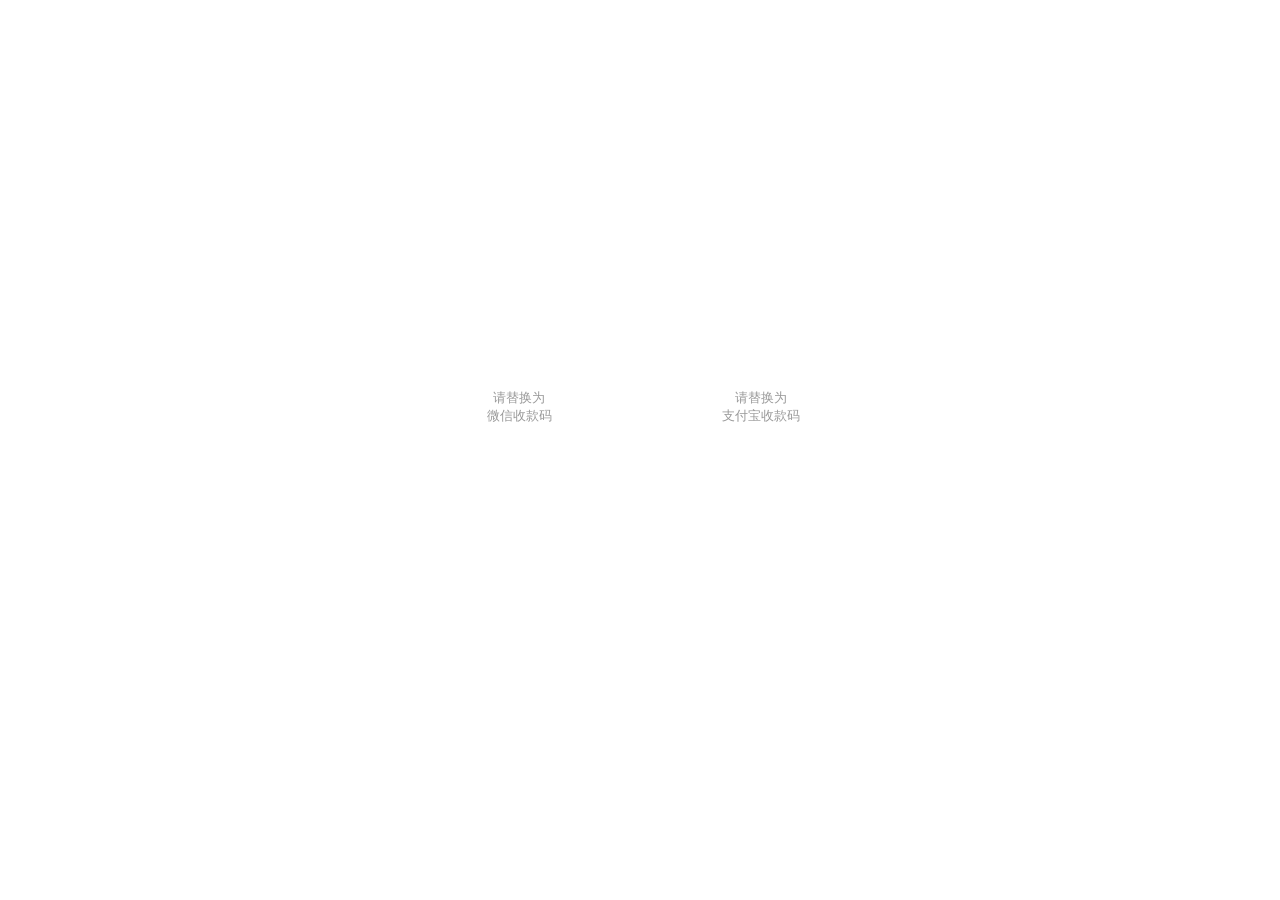
<file: zanshang.html>
<!DOCTYPE html>
<html lang="zh-CN">
<head>
<meta charset="UTF-8">
<meta name="viewport" content="width=device-width, initial-scale=1.0">
<title>赞赏支持</title>
<link rel="icon" href="img/favicon.png" type="image/jpeg">
<link rel="shortcut icon" href="img/favicon.png" type="image/jpeg">
<style>
*{margin:0;padding:0;box-sizing:border-box;font-family:"Microsoft YaHei",system-ui}
body{
width:100vw;height:100vh;
position:relative;
transform:translateZ(0);
-webkit-transform:translateZ(0);
display:flex;
align-items:center;
justify-content:center;
padding:20px;
}
body::before{
content:"";
position:fixed;
inset:0;
background:url('https://api.yppp.net/api.php') center/cover no-repeat;
z-index:-1;
transform:translateZ(-1px);
-webkit-transform:translateZ(-1px);
filter: brightness(0.75);
}
.container{
width:100%;
max-width:600px;
text-align:center;
color:#ffffff;
}
.title{
font-size:32px;
letter-spacing:3px;
margin-bottom:16px;
}
.desc{
font-size:16px;
opacity:0.85;
line-height:1.7;
margin-bottom:36px;
}
.qr-wrap{
display:flex;
gap:32px;
justify-content:center;
flex-wrap:wrap;
margin-bottom:40px;
}
.qr-item{
width:210px;
}
.qr-box{
width:100%;
aspect-ratio:1/1;
background:#ffffff;
border-radius:18px;
display:flex;
align-items:center;
justify-content:center;
overflow:hidden;
margin-bottom:12px;
}
.qr-box img{
width:90%;
height:90%;
object-fit:contain;
filter: brightness(1.05);
}
.qr-label{
font-size:15px;
opacity:0.9;
}
.thanks-text{
font-size:15px;
opacity:0.8;
line-height:1.8;
margin-bottom:12px;
}
.bottom-tip{
font-size:13px;
opacity:0.65;
line-height:1.6;
}
</style>
</head>
<body>
<div class="container">
<h2 class="title">赞赏支持</h2>
<p class="desc">您的每一份善意与投喂，都是站点长久更新前行的动力，所有赞赏完全自愿</p>
<div class="qr-wrap">
<div class="qr-item">
<div class="qr-box">
<div style="display:flex;align-items:center;justify-content:center;width:90%;height:90%;color:#999;font-size:13px;text-align:center;">请替换为<br>微信收款码</div>
</div>
<div class="qr-label">微信扫码赞赏</div>
</div>
<div class="qr-item">
<div class="qr-box">
<div style="display:flex;align-items:center;justify-content:center;width:90%;height:90%;color:#999;font-size:13px;text-align:center;">请替换为<br>支付宝收款码</div>
</div>
<div class="qr-label">支付宝扫码赞赏</div>
</div>
</div>
<p class="thanks-text">由衷感谢每一位愿意伸出援手的朋友。</p>
<p class="thanks-text">无论是小额的心意，还是默默浏览陪伴，对我而言都弥足珍贵。</p>
<p class="thanks-text">我会带着这份支持，持续维护站点，完善更多功能与内容，不辜负大家的期待。</p>
<p class="bottom-tip">温馨提示：赞赏属于自愿行为，请勿大额重复支付，有问题可联系站长处理</p>
</div>
</body>
</html>
</file>
<file: css/style.css>
:root{
    --bg-color: #eaecf0;
    --main-color: #5080ee;
    --nav-item-width: 100px;
    --nav-item-height: 32px;
    --nav-item-border-width: 4px;
}
* {
    margin: 0;
    padding: 0;
    box-sizing: border-box;
}
html,
body{
    width: 100%;
}
body {
    background-color: #fefefe;
    line-height: 1.8;
    font-family: "Smiley Sans", "PingFang SC", "Noto Sans SC", system-ui, -apple-system, "Microsoft YaHei", sans-serif;
}
.slide-nav{
    margin: 30px 0;
    display: flex;
    justify-content: center;
}
.nav{
    position: relative;
    background: #fff;
    border-radius: 24px;
    font-size: 0;
    padding: var(--nav-item-border-width);
    z-index: 1;
    overflow: hidden;
}
.nav-item{
    width: var(--nav-item-width);
    height: var(--nav-item-height);
    font-size: 14px;
    color: var(--main-color);
    display: inline-flex;
    justify-content: center;
    align-items: center;
    cursor: pointer;
    transition: color .3s ease-in-out;
    font-family: "Noto Serif SC", "WenYuan Rounded SC", sans-serif;
}
.nav>input[type="radio"]{
    width: 0;
    height: 0;
    opacity: 0;
    position: absolute;
}
.nav>input[type="radio"]:checked + label{
    color: #fff;
}
.tracker{
    width: var(--nav-item-width);
    height: var(--nav-item-height);
    background: var(--main-color);
    z-index: -1;
    position: absolute;
    left: var(--nav-item-border-width);
    top: var(--nav-item-border-width);
    border-radius: 24px;
    transition: transform .3s cubic-bezier(0.4,0,0.2,1);
}
#nav-item-opt-2:checked ~ .tracker{
    transform: translateX(calc(var(--nav-item-width)));
}
#nav-item-opt-3:checked ~ .tracker{
    transform: translateX(calc(var(--nav-item-width) * 2));
}
/* .navbar 相关样式已移至 index2.html 内联 <style>，避免冲突 */
.slideshow-container {
    position: relative;
    height: 620px;
    max-width: 1200px;
    margin: 0 auto 40px;
    overflow: hidden;
    border-radius: 16px;
    box-shadow: 0 6px 22px rgba(0,0,0,0.1);
}
.slideshow-images {
    width: 100%;
    height: 100%;
    object-fit: cover;
    object-position: center top;
    opacity: 0;
    transform: scale(1.04);
    transition: opacity 1.2s ease-in-out, transform 4s ease-in-out;
    position: absolute;
    top: 0;
    left: 0;
}
.slideshow-images.active {
    opacity: 1;
    transform: scale(1);
}
.slideshow-mask {
    position: absolute;
    left: 0;
    bottom: 0;
    width: 100%;
    height: 40%;
    background: linear-gradient(to top, rgba(0,0,0,0.35), transparent);
    pointer-events: none;
}
.slide-dots {
    position: absolute;
    bottom: 20px;
    left: 50%;
    transform: translateX(-50%);
    display: flex;
    gap: 10px;
    z-index: 10;
}
.dot {
    width: 10px;
    height: 10px;
    border-radius: 50%;
    background: rgba(255,255,255,0.4);
    transition: all 0.3s;
}
.dot.active {
    background: #fff;
    width: 26px;
    border-radius: 5px;
}
.notice-box {
    max-width: 1200px;
    margin: 0 auto 30px;
    padding: 16px 22px;
    background: #fff8e6;
    border-left: 6px solid #ffb800;
    border-radius: 10px;
}
.notice-title {
    font-weight: bold;
    font-size: 20px;
    color: #d88c00;
    margin: 0 0 8px;
}
.notice-text {
    margin: 0;
    color: #444;
    font-size: 16px;
}
.content-wrap {
    max-width: 1200px;
    margin: 0 auto;
    padding: 0 16px;
    text-align: center;
}
.welcome-title {
    margin-bottom: 18px;
    letter-spacing: 3px;
    font-size: 36px;
    color: #d82fc0;
}
.welcome-desc {
    font-size: 19px;
    margin: 10px 0;
    color: #0099cc;
}
.content-img {
    margin-top: 16px;
    border-radius: 12px;
    box-shadow: 0 4px 14px rgba(0,0,0,0.08);
    max-width: 90%;
}
.container {
    max-width: 1200px;
    margin: 0 auto;
    display: grid;
    grid-template-columns: repeat(auto-fill, minmax(280px, 1fr));
    gap: 30px;
    padding: 20px 0 40px;
}
.box {
    position: relative;
    width: 100%;
    height: 400px;
    border-radius: 16px;
    overflow: hidden;
    box-shadow: 0 4px 12px rgba(0,0,0,0.15);
    transition: all 0.3s ease;
    cursor: pointer;
}
.box:hover {
    transform: translateY(-12px);
    box-shadow: 0 16px 30px rgba(0,0,0,0.25);
}
.img-box {
    width: 100%;
    height: 100%;
}
.img-box img {
    width: 100%;
    height: 100%;
    object-fit: cover;
    transition: transform 0.4s ease;
}
.box:hover .img-box img {
    transform: scale(1.08);
}
.text-box {
    position: absolute;
    left: 0;
    bottom: 0;
    width: 100%;
    height: 50%;
    background: linear-gradient(to top, rgba(0,0,0,0.85), transparent);
    padding: 30px 20px;
    display: flex;
    align-items: flex-end;
    transform: translateY(60%);
    transition: transform 0.35s ease;
}
.box:hover .text-box {
    transform: translateY(0);
}
.text-box h2 {
    color: #fff;
    font-size: 24px;
    margin-bottom: 10px;
}
.text-box p {
    color: #eee;
    font-size: 14px;
    line-height: 1.6;
}
.tab-panel {
    margin: 40px 0;
}
.tab-content {
    display: none;
}
.tab-content.active {
    display: block;
}
@media (max-width: 1024px) {
    .slideshow-container {
        height: 480px;
        max-width: 94%;
    }
    .welcome-title {
        font-size: 30px;
    }
}
@media (max-width: 768px) {
    /* navbar 移动端样式已移至 index2.html 内联 */
    .slideshow-container {
        height: 340px;
        margin-bottom: 24px;
        border-radius: 12px;
        max-width: 96%;
    }
    .slide-dots {
        bottom: 14px;
    }
    .notice-box {
        margin: 0 12px 24px;
    }
    .welcome-title {
        letter-spacing: 1px;
        font-size: 26px;
    }
    .welcome-desc {
        font-size: 17px;
    }
}
@media (max-width: 480px) {
    /* navbar 移动端样式已移至 index2.html 内联 */
    .slideshow-container {
        height: 240px;
        border-radius: 10px;
    }
    .welcome-title {
        font-size: 24px;
    }
    .notice-title {
        font-size: 18px;
    }
    .notice-text {
        font-size: 15px;
    }
}
</file>
<file: font_52wyywozu7t/iconfont.css>
@font-face {
  font-family: "iconfont"; /* Project id  */
  src: url('iconfont.ttf?t=1784551593826') format('truetype');
}

.iconfont {
  font-family: "iconfont" !important;
  font-size: 16px;
  font-style: normal;
  -webkit-font-smoothing: antialiased;
  -moz-osx-font-smoothing: grayscale;
}

.icon-QQ:before {
  content: "\e876";
}

.icon-weixin:before {
  content: "\e607";
}
</file>
